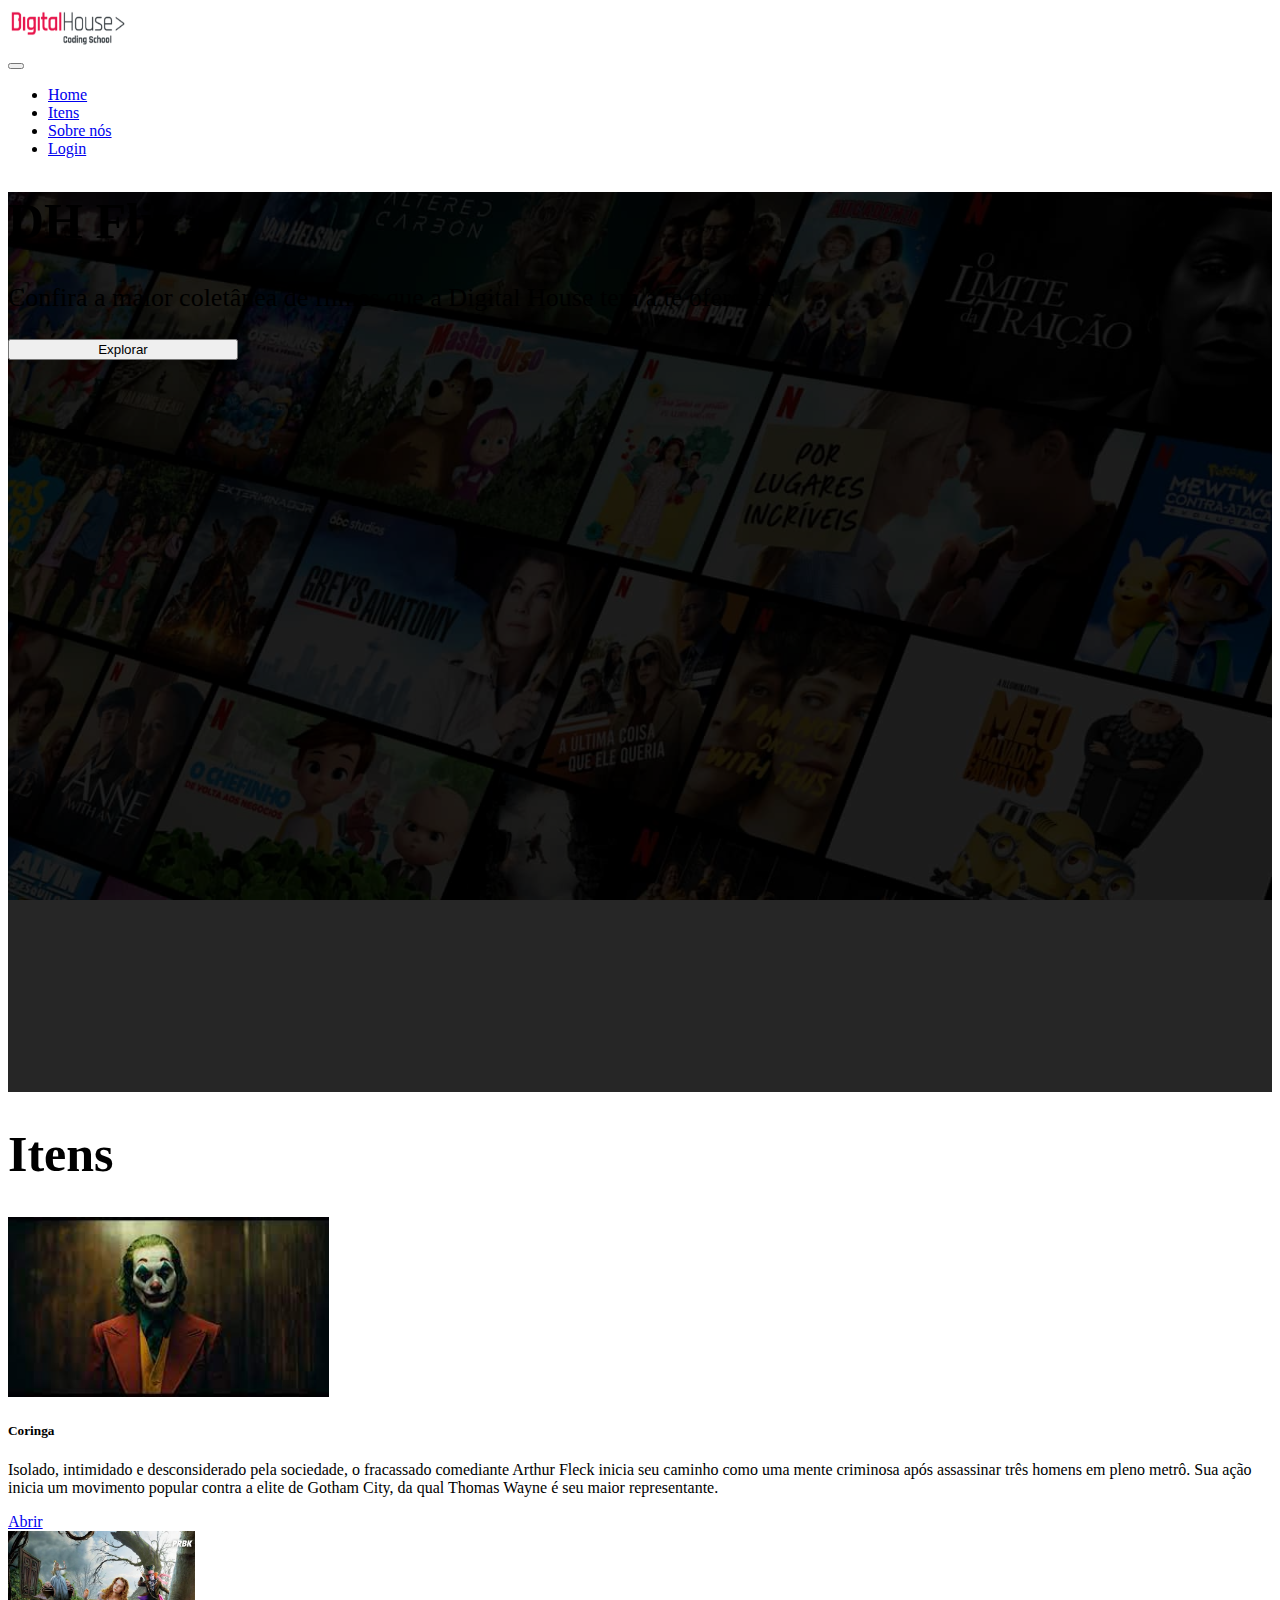
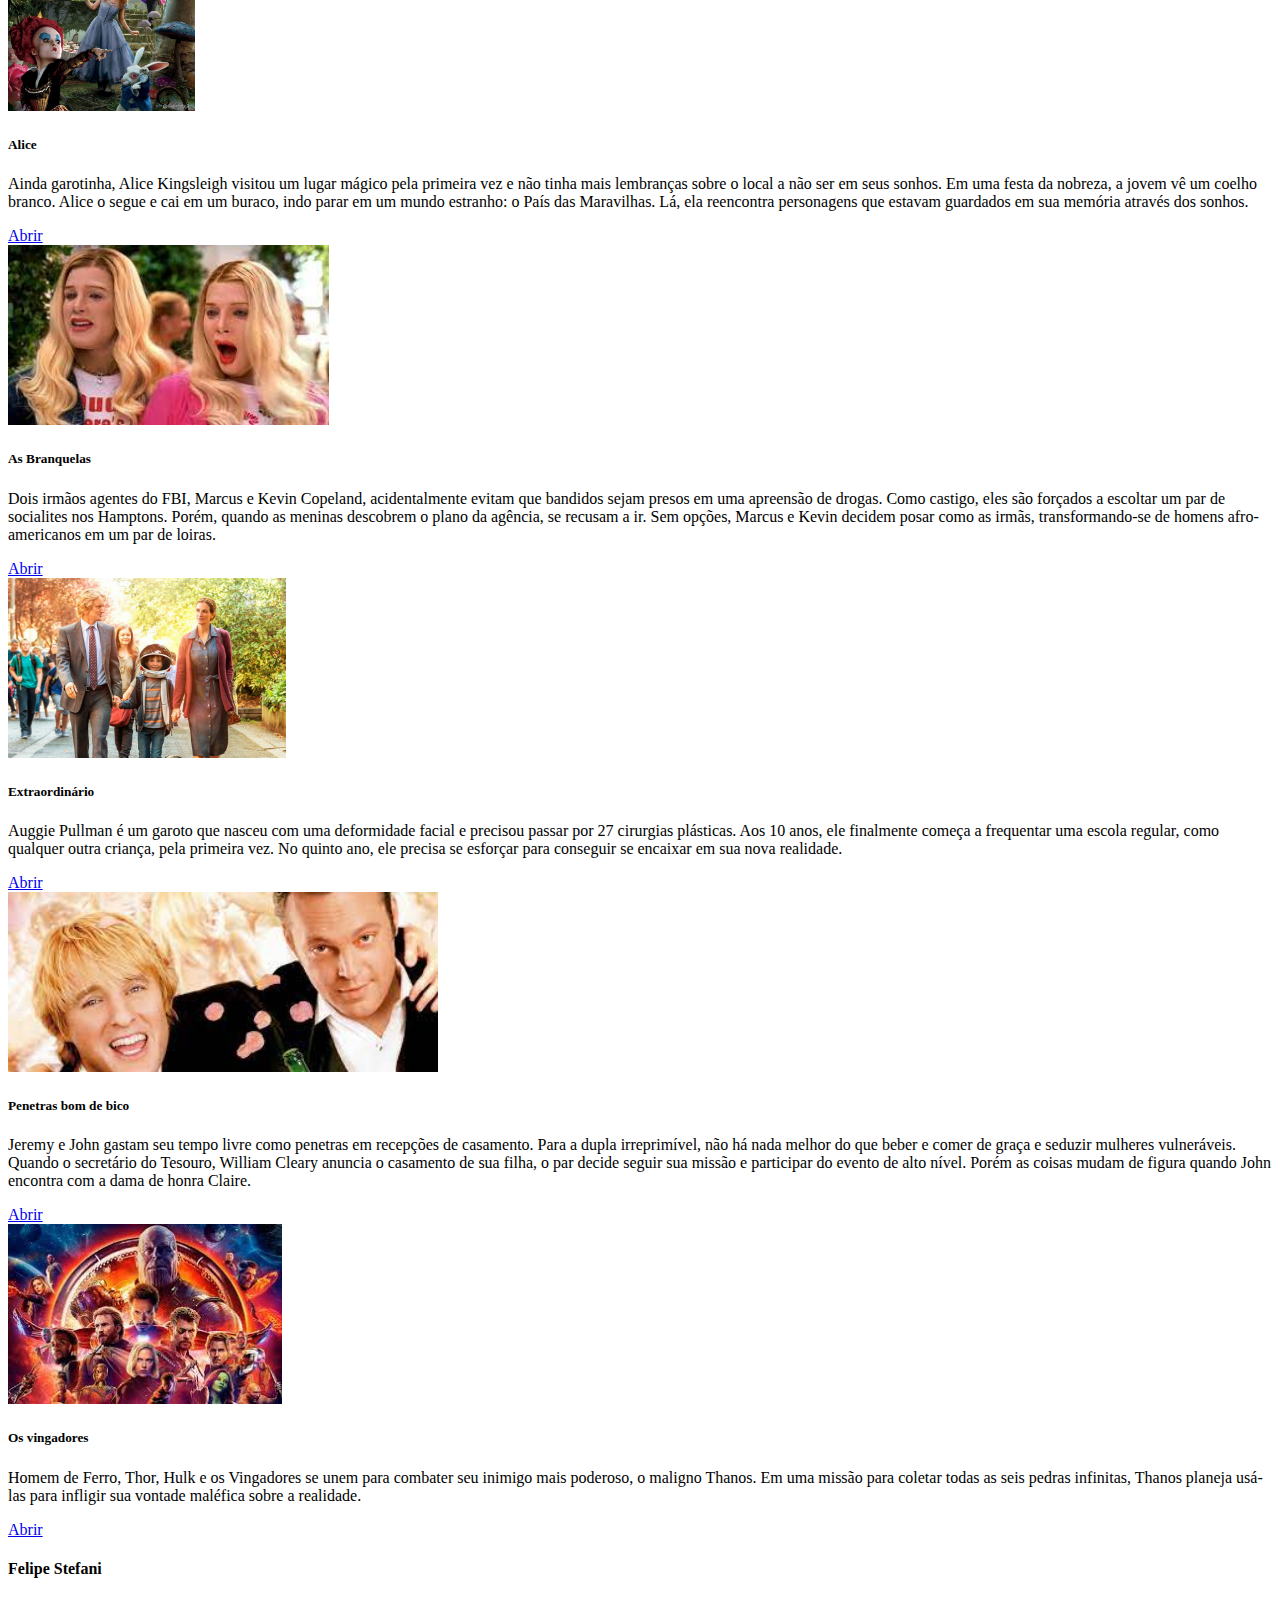
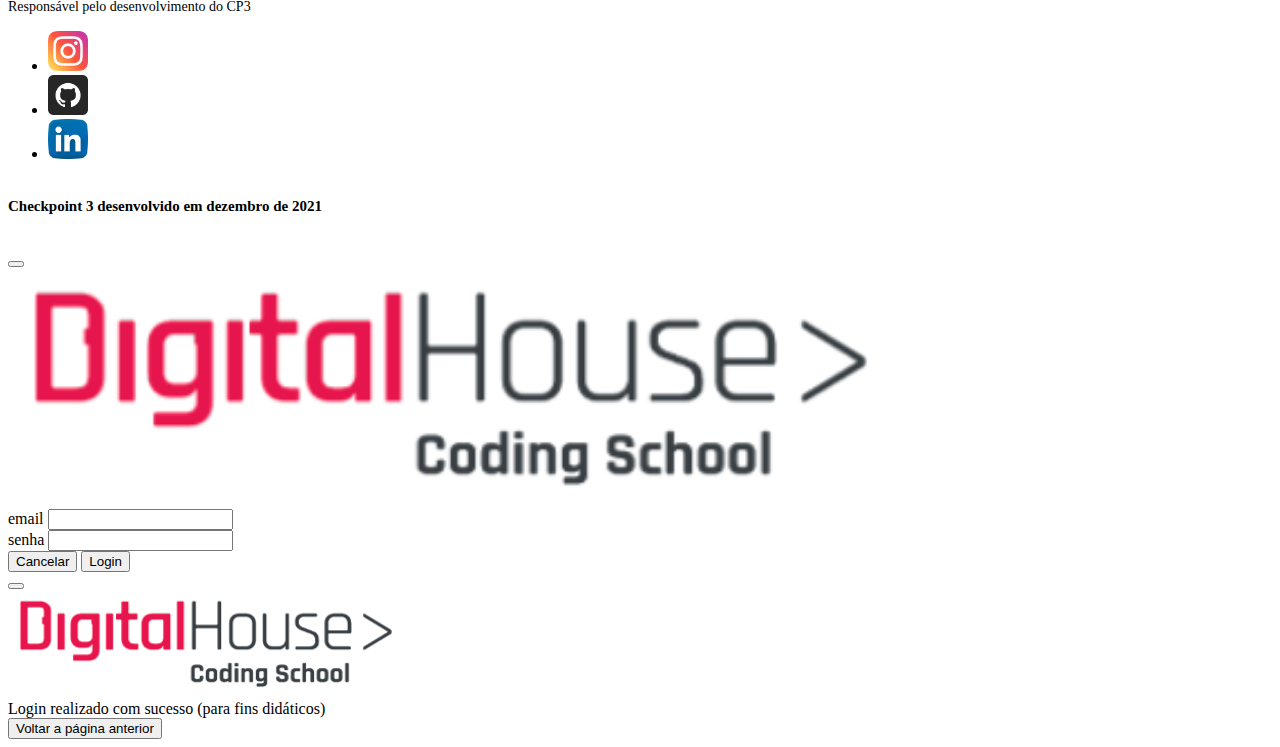
<file: index.html>
<!DOCTYPE html>
<html lang="en">
  <head>
    <!-- A tag abaixo redireciona para o checkpoint1 de Front End 1-->
    <!--meta http-equiv="refresh" content="0; url=https://felipestefani.github.io/CTD/Semestre%201/Front%20End%201/checkpoint1/felipeSite/"-->
    
    <!-- A tag abaixo redireciona para o checkpoint2 de Front End 1-->
    <!--meta http-equiv="refresh" content="0; url=https://felipestefani.github.io/CTD/Semestre%201/Front%20End%201/checkpoint2/leGastro/"-->
    
    <!-- A tag abaixo redireciona para o checkpoint3 de Front End 1-->
    <meta http-equiv="refresh" content="0; url=https://felipestefani.github.io/CTD/Semestre%201/Front%20End%201/checkpoint3/">
    
  </head>
  <body>
  </body>
</html>
</file>
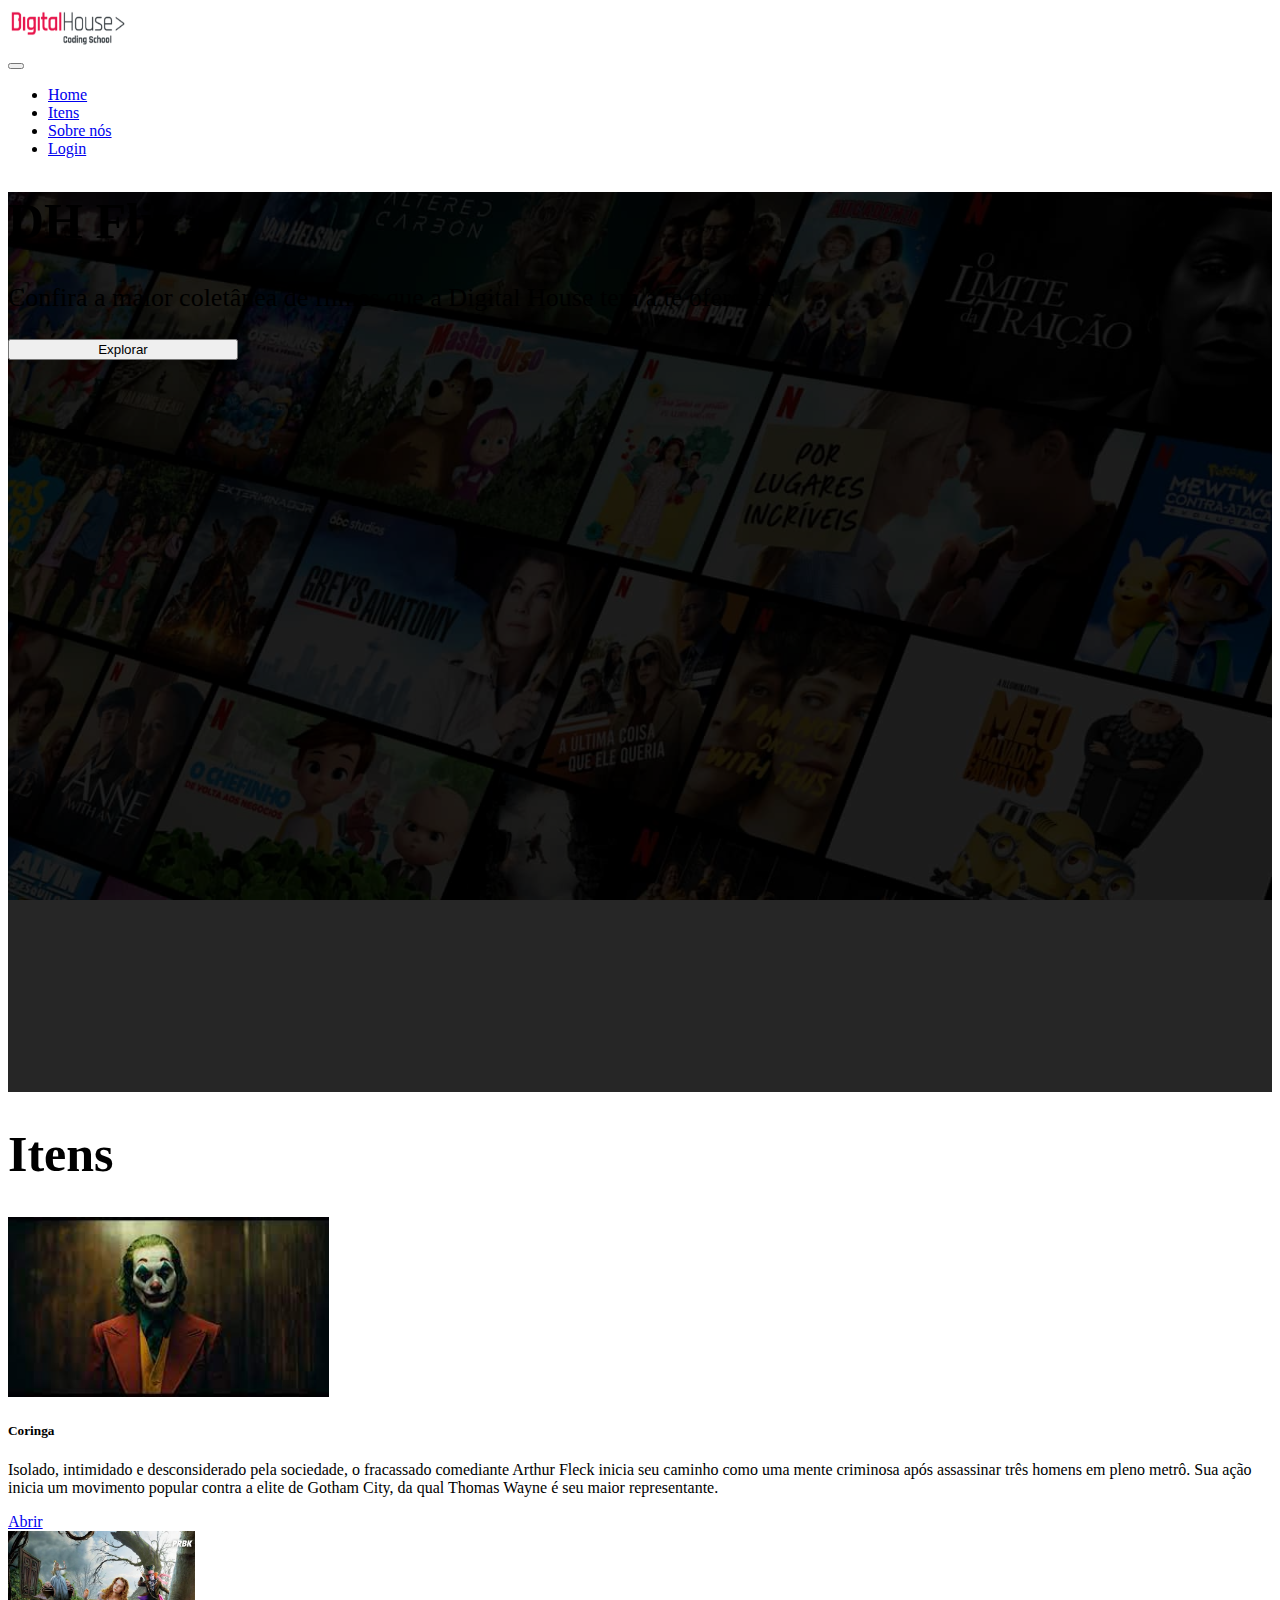
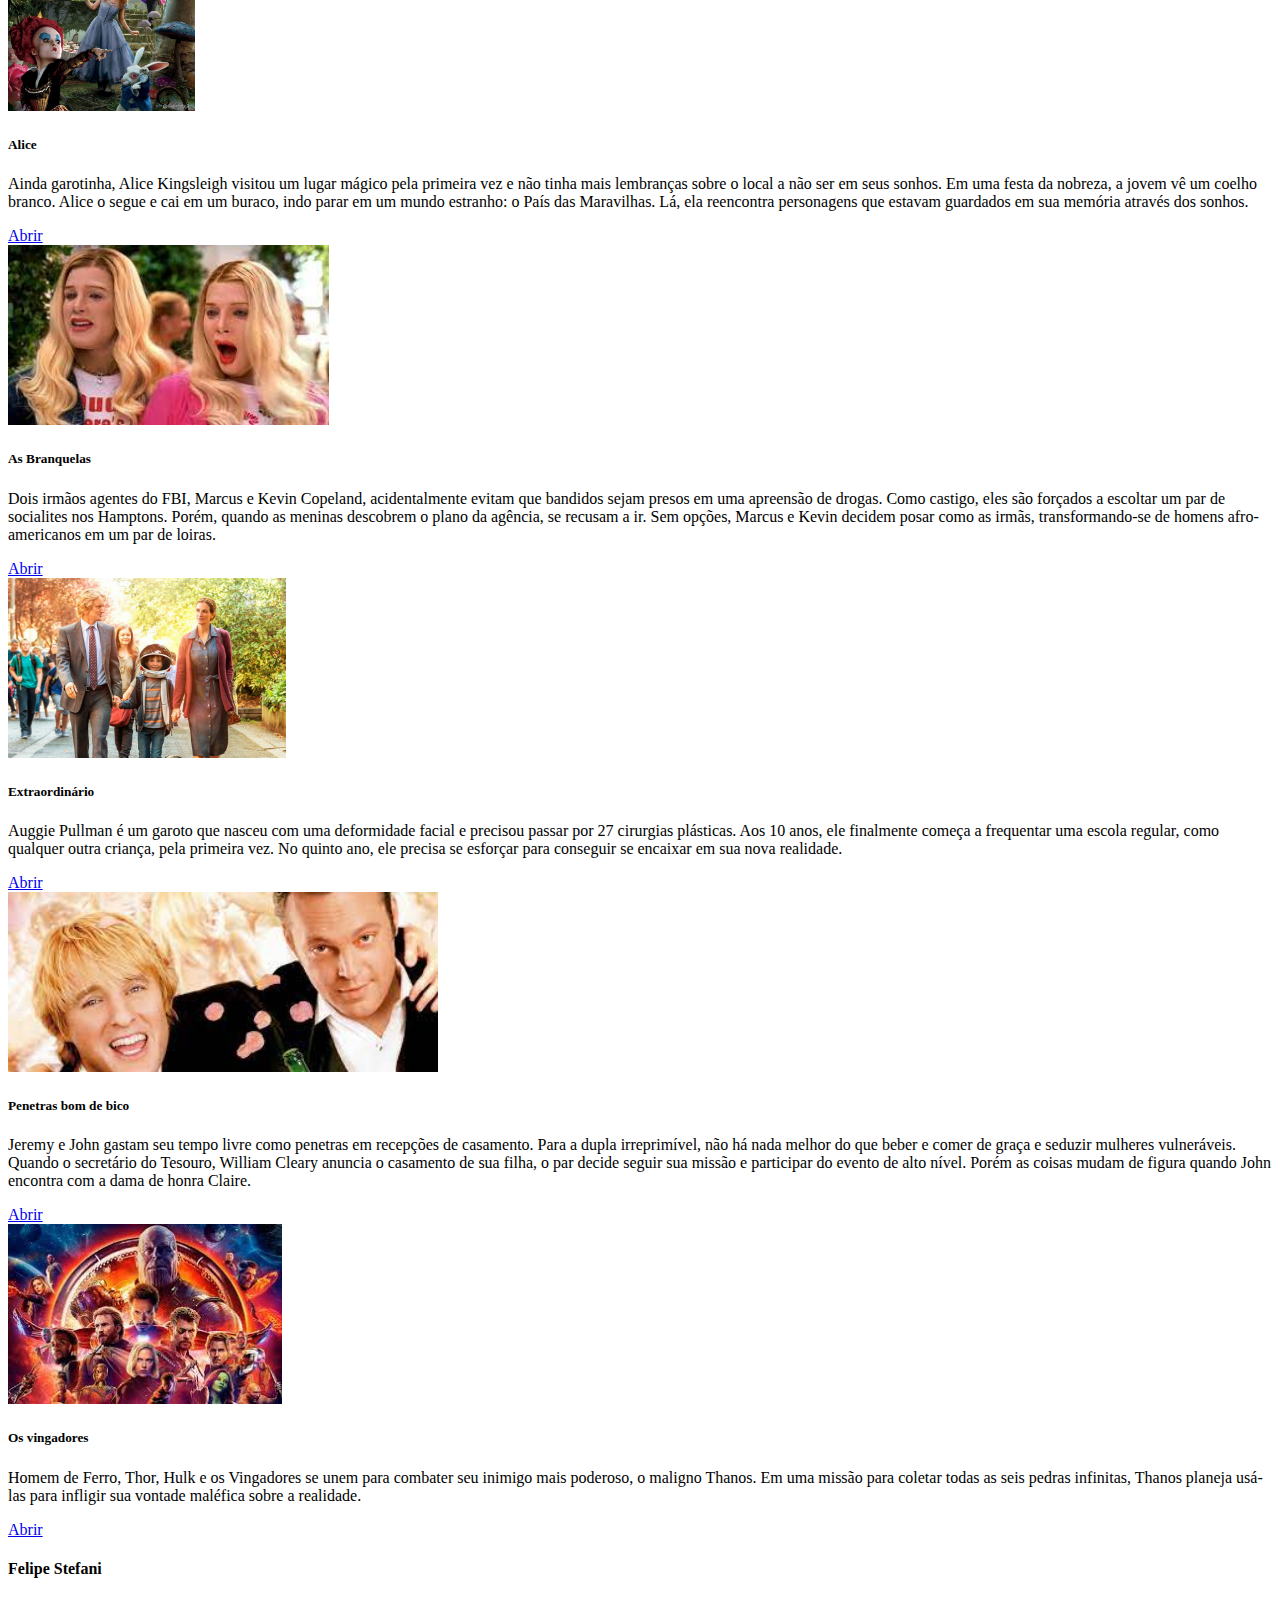
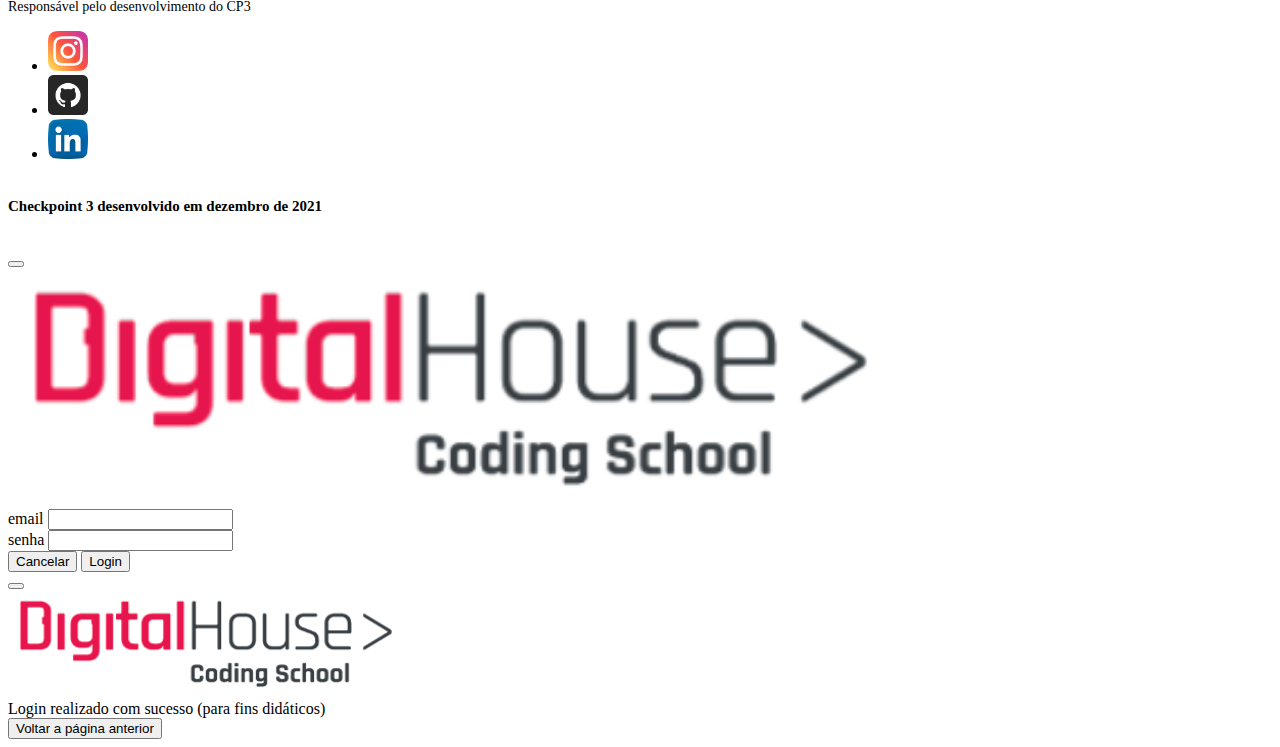
<file: Semestre 1/Front End 1/checkpoint3/index.html>
<!DOCTYPE html>
<html lang="pt-br">
<head>
    <meta charset="UTF-8">
    <meta http-equiv="X-UA-Compatible" content="IE=edge">
    <meta name="viewport" content="width=device-width, initial-scale=1.0">
    <title>DH Flix | Home</title>
    <link href="https://cdn.jsdelivr.net/npm/bootstrap@5.1.3/dist/css/bootstrap.min.css" rel="stylesheet" integrity="sha384-1BmE4kWBq78iYhFldvKuhfTAU6auU8tT94WrHftjDbrCEXSU1oBoqyl2QvZ6jIW3" crossorigin="anonymous">
</head>
<body style="min-width: 320px;">
    <header class="sticky sticky-top bg-white">
        <div class="px-3">
          <nav class="navbar navbar-expand-sm navbar-light bg-white" style="min-width: 250px;">
            <a class="navbar-brand" href="#"><img src="./image/logo.png" alt="Logotipo Digital House" width="120px" height="40px"></a>
            <div class="navbar-nav ms-auto">
              <button class="navbar-toggler" type="button" data-bs-toggle="collapse" data-bs-target="#navbarSupportedContent" aria-controls="navbarSupportedContent" aria-expanded="false" aria-label="Toggle navigation">
                <span class="navbar-toggler-icon"></span>
              </button>
              <div class="collapse navbar-collapse" id="navbarSupportedContent">
                <ul class="navbar-nav me-auto mb-2 mb-lg-0">
                  <li class="nav-item">
                    <a class="nav-link active" aria-current="page" href="#home">Home</a>
                  </li>
                  <li class="nav-item">
                    <a class="nav-link" href="#itens">Itens</a>
                  </li>
                  <li class="nav-item">
                    <a class="nav-link" href="#footer">Sobre nós</a>
                  </li>
                  <li class="nav-item">
                    <a class="nav-link" data-bs-toggle="modal" href="#modalLogin">Login</a>
                  </li>
                </ul>
              </div>
            </div>
          </nav>
        </div>
    </header>

    <main class="" id="home">
      <div class="bg-image" style="background-image: url('./image/fundo.jpeg'); height: 100vh; background-attachment: fixed; background-position: center; background-repeat: no-repeat; background-size: cover;">
        <div class="mask pb-5" style="background-color: rgba(0, 0, 0, 0.85); height: 100%;">
          <div class="container d-flex justify-content-center align-items-center" style="height: 100%;">
            <div>
              <h1 class="text-danger" style="font-size: 50px; font-weight: 700;">DH Flix</h1>
              <p class="text-white" style="font-size: 26px;">Confira a maior coletânea de filmes que a Digital House tem a te oferecer</p>
              <div class="d-flex justify-content-center align-items-center">
                <a href="#itens"><button type="button" class="btn btn-outline-success text-light lh-lg" style="width: 230px;">Explorar</button></a>
              </div>
            </div>
          </div>
        </div>
      </div>
    </main>

    <section class="d-flex flex-column align-items-center m-4">
      <h1 class="text-center mb-4" id="itens" style="font-size: 50px; font-weight: 700;">Itens</h1>
      
      <div class="row row-cols-1 row-cols-md-2 row-cols-lg-3 g-4 mx-sm-3 mx-md-4 mx-lg-5" style="max-width: 1270px;" id="coringa-info">
        <div class="col">
          <div class="card h-100 shadow mb-5">
            <img src="./image/coringa_card.jpeg" class="card-img-top rounded-3" alt="Personagem Coringa pensativo" style="height: 180px;">
            <div class="card-body d-flex flex-column align-items-center justify-content-between bg-light">
              <div class="texto">
                <h5 class="card-title">Coringa</h5>
                <p class="card-text">Isolado, intimidado e desconsiderado pela sociedade, o fracassado comediante Arthur Fleck inicia seu caminho como uma mente criminosa após assassinar três homens em pleno metrô. Sua ação inicia um movimento popular contra a elite de Gotham City, da qual Thomas Wayne é seu maior representante.</p>
              </div>
              <div class="botao container d-flex justify-content-center mt-5">
                <a href="./sub/coringa.html" class="btn btn-success border-0 rounded-5 p-2 lh-lg" style="width: 90%;">Abrir</a>
              </div>
            </div>
          </div>
        </div>

        <div class="col ">
          <div class="card h-100 shadow mb-5 w-100">
            <img src="./image/alice.jpeg" class="card-img-top" alt="Personagem do filme Alice reunidos" style="height: 180px;">
            <div class="card-body d-flex flex-column align-items-center justify-content-between bg-light">
              <div class="texto">
                <h5 class="card-title">Alice</h5>
                <p class="card-text">Ainda garotinha, Alice Kingsleigh visitou um lugar mágico pela primeira vez e não tinha mais lembranças sobre o local a não ser em seus sonhos. Em uma festa da nobreza, a jovem vê um coelho branco. Alice o segue e cai em um buraco, indo parar em um mundo estranho: o País das Maravilhas. Lá, ela reencontra personagens que estavam guardados em sua memória através dos sonhos.</p>
              </div>
              <div class="botao container d-flex justify-content-center mt-5">
                <a href="./sub/coringa.html" class="btn btn-success border-0 rounded-5 p-2 lh-lg" style="width: 90%;" >Abrir</a>
              </div>
            </div>
          </div>
        </div>

        <div class="col ">
          <div class="card h-100 shadow mb-2">
            <img src="./image/branquelas.jpeg" class="card-img-top" alt="Duas mulheres loiras, uma sorrindo e outra com cara de espanto" style="height: 180px;">
            <div class="card-body d-flex flex-column align-items-center justify-content-between bg-light">
              <div class="texto">
                <h5 class="card-title">As Branquelas</h5>
                <p class="card-text">Dois irmãos agentes do FBI, Marcus e Kevin Copeland, acidentalmente evitam que bandidos sejam presos em uma apreensão de drogas. Como castigo, eles são forçados a escoltar um par de socialites nos Hamptons. Porém, quando as meninas descobrem o plano da agência, se recusam a ir. Sem opções, Marcus e Kevin decidem posar como as irmãs, transformando-se de homens afro-americanos em um par de loiras.</p>
              </div>
              <div class="botao container d-flex justify-content-center mt-5">
                <a href="./sub/coringa.html" class="btn btn-success border-0 rounded-5 p-2 lh-lg" style="width: 90%;">Abrir</a>
              </div>
            </div>
          </div>
        </div>

        <div class="col">
          <div class="card h-100 shadow pb-2">
            <img src="./image/extraordinario.jpeg" class="card-img-top" alt="Uma família de mãos dadas, composta por uma mulher, uma criança e um homem" style="height: 180px;">
            <div class="card-body d-flex flex-column align-items-center justify-content-between bg-light">
              <div class="texto">
                <h5 class="card-title">Extraordinário</h5>
                <p class="card-text">Auggie Pullman é um garoto que nasceu com uma deformidade facial e precisou passar por 27 cirurgias plásticas. Aos 10 anos, ele finalmente começa a frequentar uma escola regular, como qualquer outra criança, pela primeira vez. No quinto ano, ele precisa se esforçar para conseguir se encaixar em sua nova realidade.</p>
              </div>
              <div class="botao container d-flex justify-content-center mt-5">
                <a href="./sub/coringa.html" class="btn btn-success border-0 rounded-5 p-2 lh-lg" style="width: 90%;">Abrir</a>
              </div>
            </div>
          </div>
        </div>

        <div class="col">
          <div class="card h-100 shadow pb-2">
            <img src="./image/penetras.jpeg" class="card-img-top" alt="Dois homens abraçados lateralmente olhando para frente e sorrindo" style="height: 180px;">
            <div class="card-body d-flex flex-column align-items-center justify-content-between bg-light">
              <div class="texto">
                <h5 class="card-title">Penetras bom de bico</h5>
                <p class="card-text">Jeremy e John gastam seu tempo livre como penetras em recepções de casamento. Para a dupla irreprimível, não há nada melhor do que beber e comer de graça e seduzir mulheres vulneráveis. Quando o secretário do Tesouro, William Cleary anuncia o casamento de sua filha, o par decide seguir sua missão e participar do evento de alto nível. Porém as coisas mudam de figura quando John encontra com a dama de honra Claire.</p>
              </div>
              <div class="botao container d-flex justify-content-center mt-5">
                <a href="./sub/coringa.html" class="btn btn-success border-0 rounded-5 p-2 lh-lg" style="width: 90%;">Abrir</a>
              </div>
              </div>
          </div>
        </div>

        <div class="col">
          <div class="card h-100 shadow pb-2">
            <img src="./image/vingadores.jpeg" class="card-img-top" alt="Persoangens do filme Vingadores" style="height: 180px;">
            <div class="card-body d-flex flex-column align-items-center justify-content-between bg-light">
              <div class="texto">
                <h5 class="card-title">Os vingadores</h5>
                <p class="card-text">Homem de Ferro, Thor, Hulk e os Vingadores se unem para combater seu inimigo mais poderoso, o maligno Thanos. Em uma missão para coletar todas as seis pedras infinitas, Thanos planeja usá-las para infligir sua vontade maléfica sobre a realidade.</p>
              </div>
              <div class="botao container d-flex justify-content-center mt-5">
                <a href="./sub/coringa.html" class="btn btn-success border-0 rounded-5 p-2 lh-lg" style="width: 90%;">Abrir</a>
              </div>
            </div>
          </div>
        </div>

      </div>
    </section>

    <footer class="d-flex justify-content-center" id="footer">
      <div class="bg-dark w-100 pt-4">
        <div class="d-flex flex-column justify-content-center pt-5 ps-2" >
          <h4 class="text-white mb-2 text-center" style="--bs-text-opacity: 0.8;">Felipe Stefani</h4>
          <p class="text-secondary mb-3 mt-2 text-center" style="font-size: 14px;">Responsável pelo desenvolvimento do CP3</p>
          <div>
            <ul class="d-flex justify-content-center align-items-center">
              <li class="me-4 me-xs-1-"><a href="https://www.instagram.com/felipestefani/" target="_blank"><img src="./image/instagram.png" alt="Logo instagram" style="width: 40px; height: 40px;"></a></li>
              <li class="me-4 me-xs-1"><a href="https://github.com/felipestefani" target="_blank"><img src="./image/github.png" alt="Logo github" style="width: 40px; height: 40px;"></a></li>
              <li class="me-4 me-xs-1"><a href="https://www.linkedin.com/in/felipe-stefani-a35185116/" target="_blank"><img src="./image/linkedin.png" alt="Logo linkedin" style="width: 40px; height: 40px;"></a></li>
            </ul>
          </div>
          <h6 class="text-secondary mt-3 mb-5 pb-3 text-center" style="font-size: 15px;">Checkpoint 3 desenvolvido em dezembro de 2021</h6>
        </div>
      </div>
    </footer>

    <div class="modal fade" id="modalLogin" aria-hidden="true" aria-labelledby="exampleModalToggleLabel" tabindex="-1">
      <div class="modal-dialog modal-dialog-centered">
        <div class="modal-content">
          <div class="d-flex align-items-end justify-content-end">
            <button type="button" class="btn-close mt-3 me-3" data-bs-dismiss="modal" aria-label="Close"></button>
          </div>
          <div class=" container modal-header d-flex justify-content-center align-items-center">
            <div class="d-flex justify-content-center align-items-center">
              <img src="./image/logo.png" style="width: 70%;justify-self: center;" alt="logo digital house">
            </div>
            
          </div>
          <div class="modal-body">
            <form>
              <div class="mb-3">
                <label for="email" class="col-form-label">email</label>
                <input type="email" class="form-control" id="email">
              </div>
              <div class="mb-3">
                <label for="senha" class="col-form-label">senha</label>
                <input type="senha" class="form-control" id="senha">
              </div>
            </form>
          </div>
          <div class="modal-footer">
            <button class="btn btn-secondary" data-bs-dismiss="modal" aria-label="Close">Cancelar</button>
            <button class="btn btn-primary" data-bs-target="#confirm" data-bs-toggle="modal">Login</button>
          </div>
        </div>
      </div>
    </div>
    <div class="modal fade" id="confirm" aria-hidden="true" aria-labelledby="exampleModalToggleLabel2" tabindex="-1">
      <div class="modal-dialog modal-dialog-centered">
        <div class="modal-content">
          <div class="d-flex align-items-end justify-content-end">
            <button type="button" class="btn-close mt-3 me-3" data-bs-dismiss="modal" aria-label="Close"></button>
          </div>
          <div class=" container modal-header d-flex justify-content-center">
            <div>
              <img class="" src="./image/logo.png" alt="logo digital house">
            </div>
          </div>
          <div class="modal-body text-center">
            Login realizado com sucesso (para fins didáticos)
          </div>
          <div class="modal-footer">
            <button class="btn btn-primary" data-bs-target="#modalLogin" data-bs-toggle="modal">Voltar a página anterior</button>
          </div>
        </div>
      </div>
    </div>

    <script src="https://cdn.jsdelivr.net/npm/bootstrap@5.1.3/dist/js/bootstrap.bundle.min.js" integrity="sha384-ka7Sk0Gln4gmtz2MlQnikT1wXgYsOg+OMhuP+IlRH9sENBO0LRn5q+8nbTov4+1p" crossorigin="anonymous"></script>
</body>
</html>
</file>
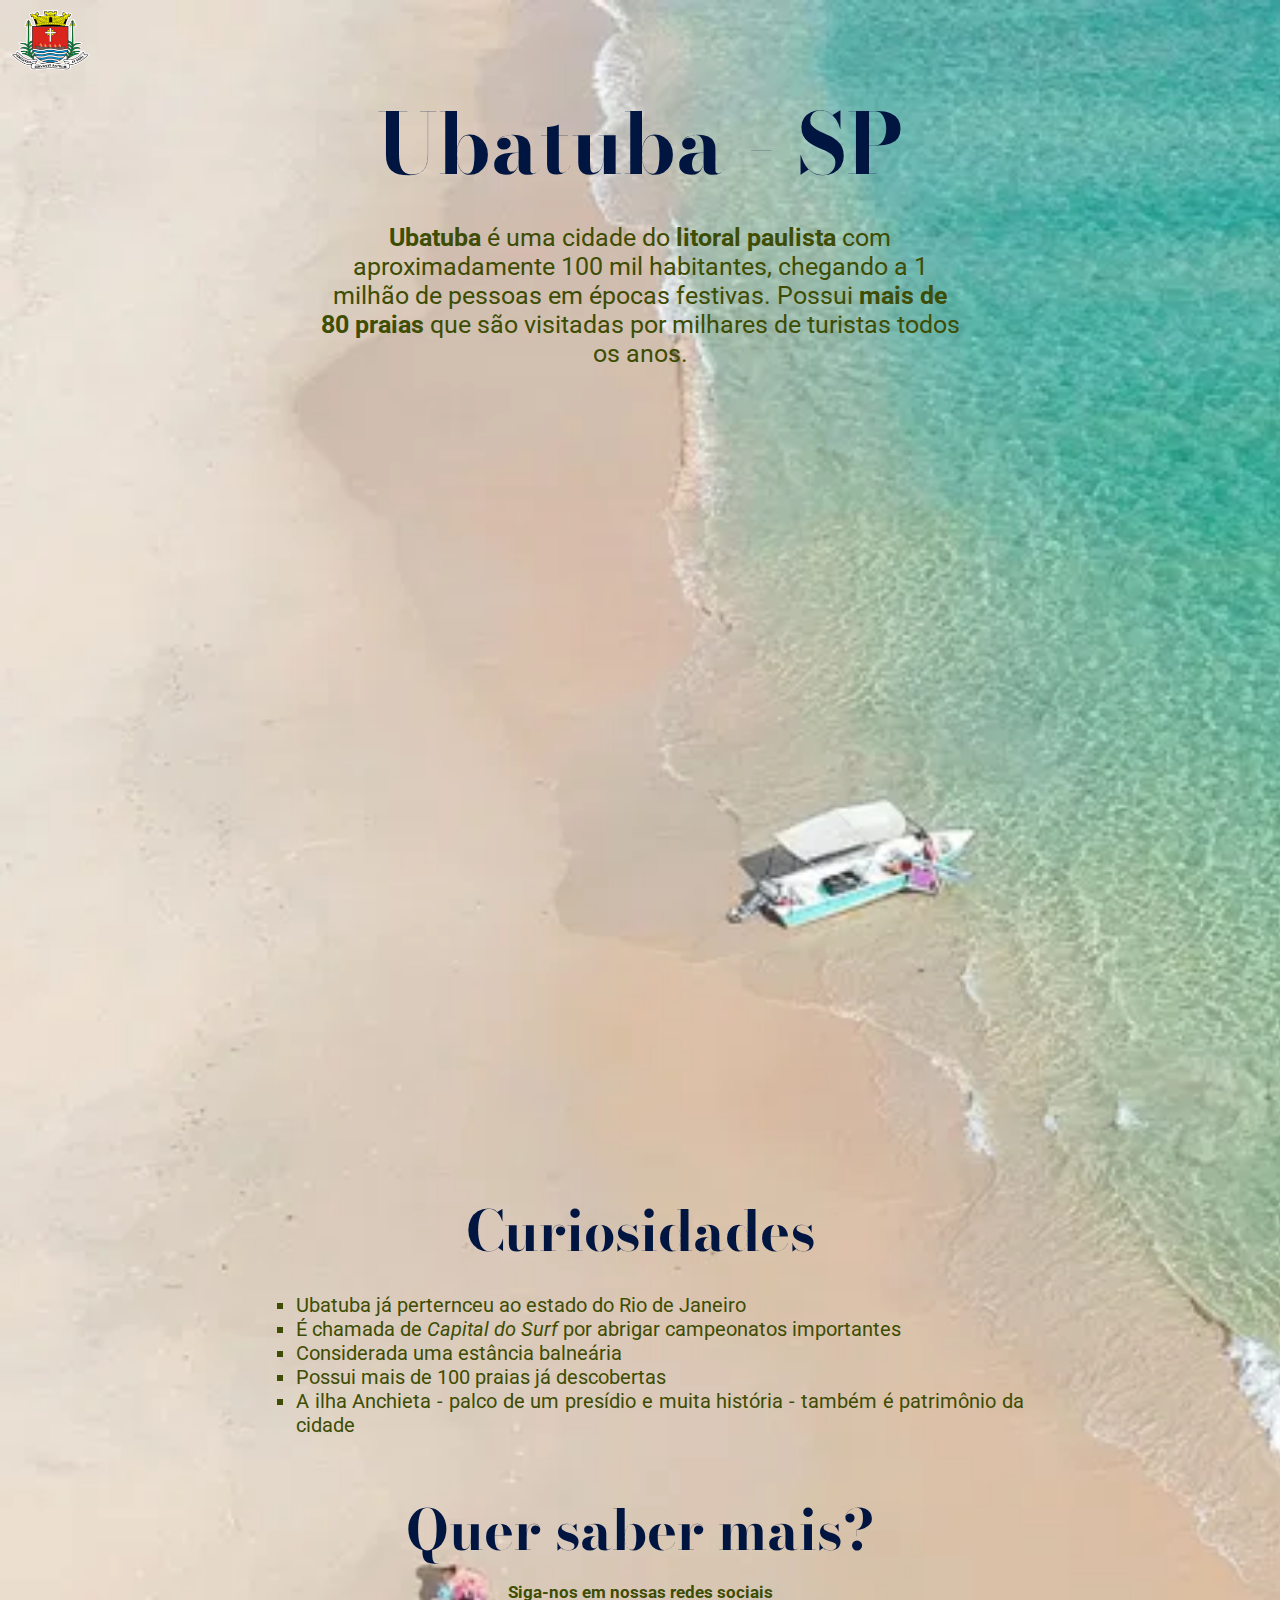
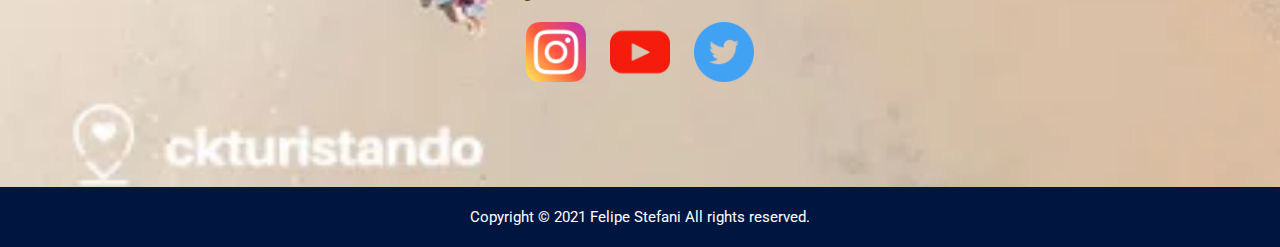
<file: Semestre 1/Front End 1/checkpoint1/felipeSite/index.html>
<!DOCTYPE html>
<html lang="en">
<head>
    <meta charset="UTF-8">
    <title>Ubatuba</title>
    <link rel="icon" href="./img/favicon.ico">
    <link rel="stylesheet" href="./css/style.css">
</head>
<body>
    <nav>
        <div class="logo-cidade">
            <img class="brasao" src="./img/brasao.png" alt="Brasão de Ubatuba">
        </div>
    </nav>
    
    <header>
        <h1 class="titulo-pagina">Ubatuba - SP</h1>
    </header>
    
    <main> 
        <p class="texto-principal">
            <strong>Ubatuba</strong> é uma cidade do <strong>litoral paulista</strong> com aproximadamente 100 mil habitantes, chegando a 1 milhão de pessoas em épocas festivas. Possui <strong>mais de 80 praias</strong>  que são 
            visitadas por milhares de turistas todos os anos.
        </p>        
    </main>

    <div class="video">
        <iframe class="video-ubatuba" src="https://www.youtube.com/embed/T2oI_j3a-dU" title="Video das melhores praias de ubatuba em quatro dias" allowfullscreen></iframe>
    </div>

    <h2 class="curiosidades">Curiosidades</h2>
    
    <ul class="lista-curiosidades">
        <li class="curiosidade" id="curiosidade-1">Ubatuba já perternceu ao estado do Rio de Janeiro</li>
        <li class="curiosidade" id="curiosidade-2">É chamada de <i>Capital do Surf</i> por abrigar campeonatos importantes</li>
        <li class="curiosidade" id="curiosidade-3">Considerada uma estância balneária</li>
        <li class="curiosidade" id="curiosidade-4">Possui mais de 100 praias já descobertas</li>
        <li class="curiosidade" id="curiosidade-5">A ilha Anchieta - palco  de um presídio e muita história - também é patrimônio da cidade</li>
    </ul>

    <h2 class="saiba-mais">Quer saber mais?</h2>
    
    <p class="texto">Siga-nos em nossas redes sociais</p>

    <div class="logos">
        <ul class="logo-redes">
            <li class="logo-rede"><a href="https://www.instagram.com/ubatubadivulga/" target="_blank"><img class="logo" id="instagram-logo" src="./img/instagram.png" alt="Logotipo do instagram"></a></li>
            <li class="logo-rede"><a href="https://www.youtube.com/channel/UC5BoW0EHss5TjKjPzVw1PgA" target="_blank"><img class="logo" id="youtube-logo" src="./img/youtube.png" alt="Logotipo do youtube"></a></li>
            <li class="logo-rede"><a href="https://twitter.com/ubatuba_sp" target="_blank"><img class="logo" id="twitter-logo" src="./img/twitter.png" alt="Logotipo do twitter"></a></li>
        </ul>
    </div>
    

    <footer>
        <div class="copy"> 
            <p class="copyp">Copyright © 2021 Felipe Stefani All rights reserved.</p> 
        </div>
    </footer>

</body>
</html>
</file>
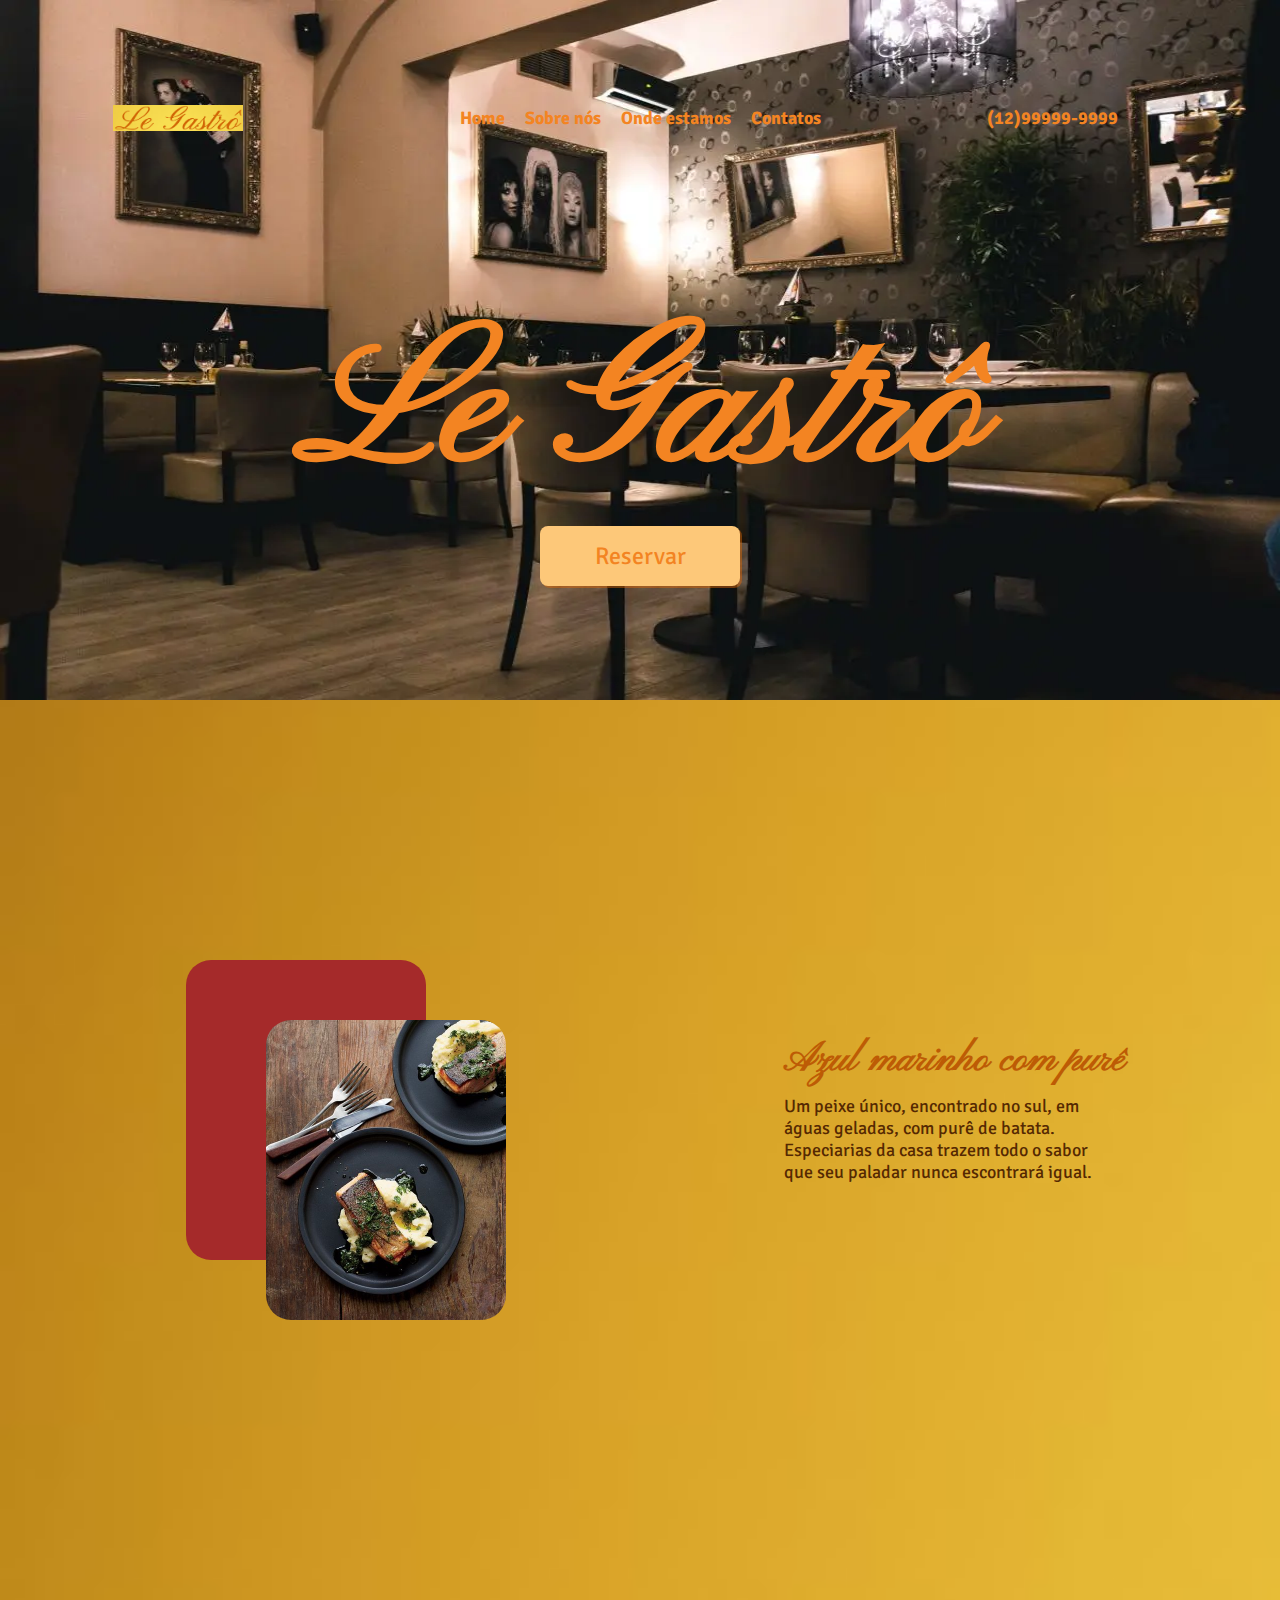
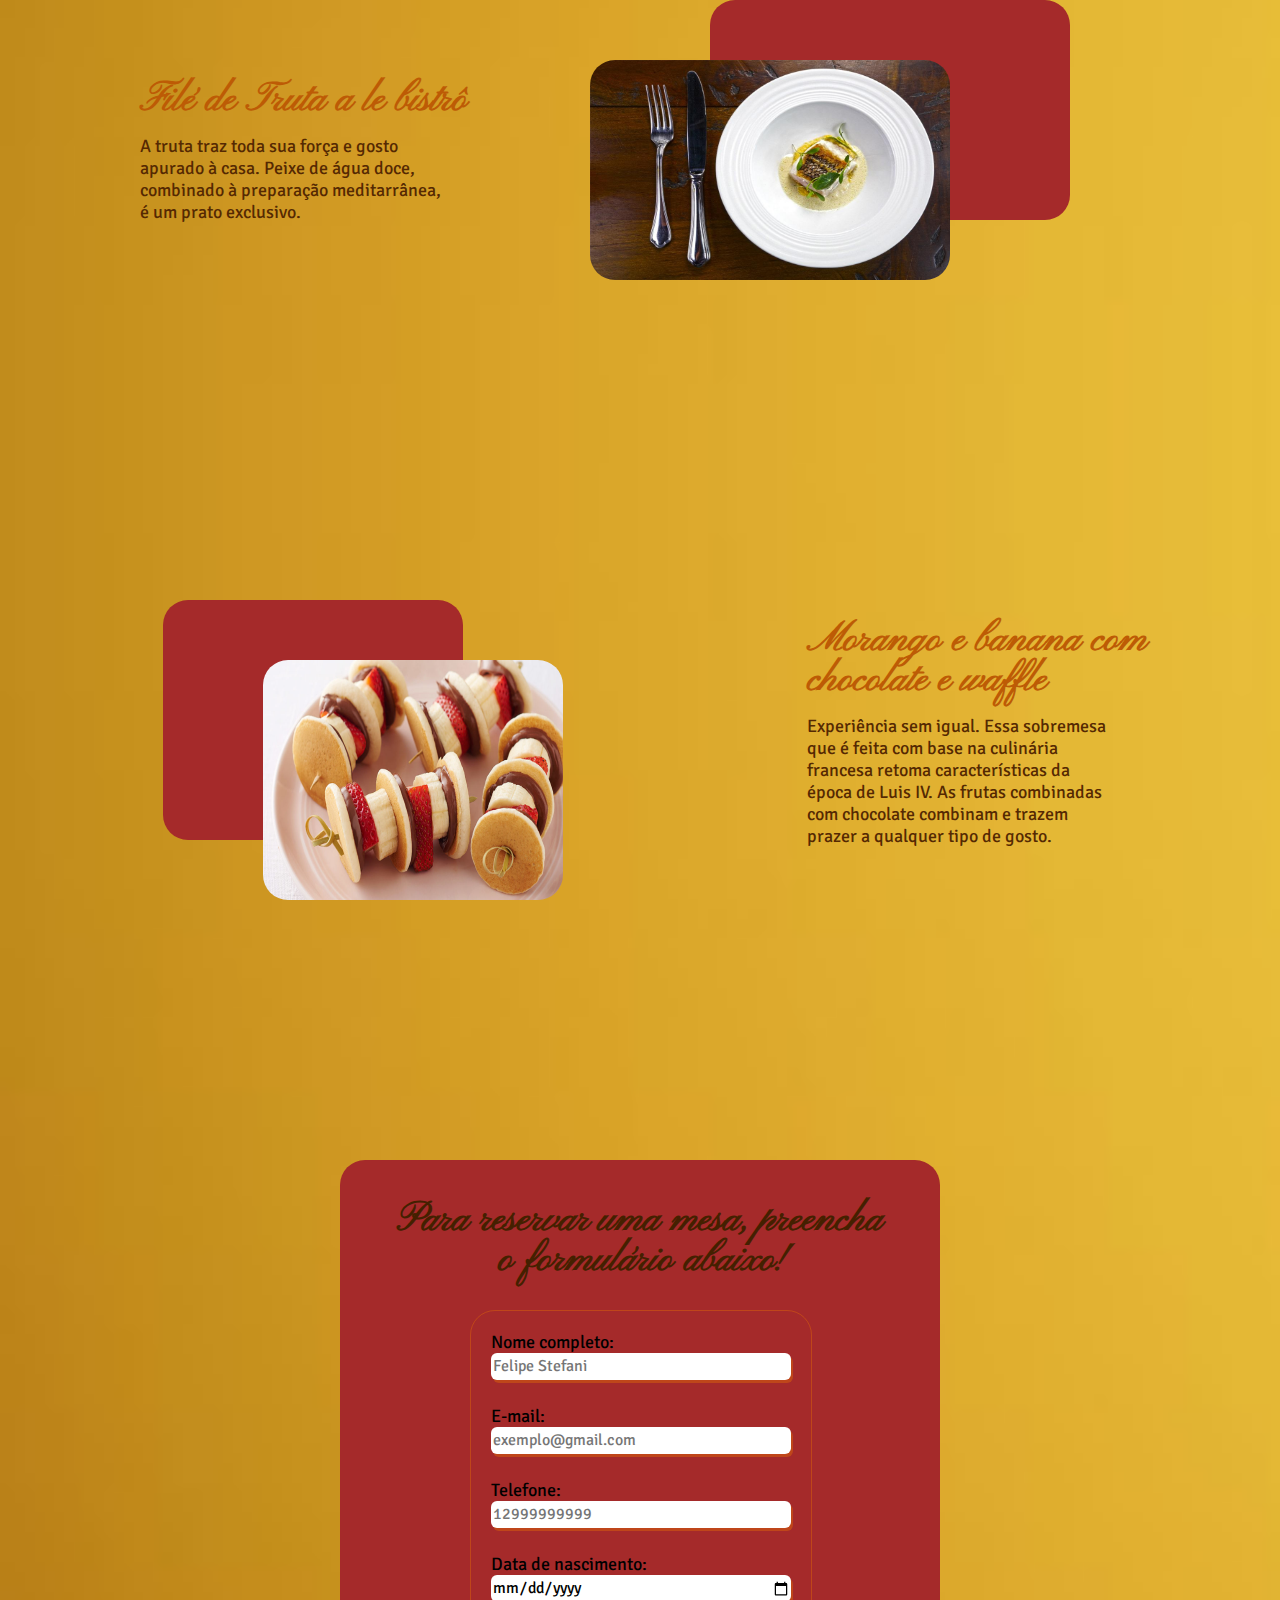
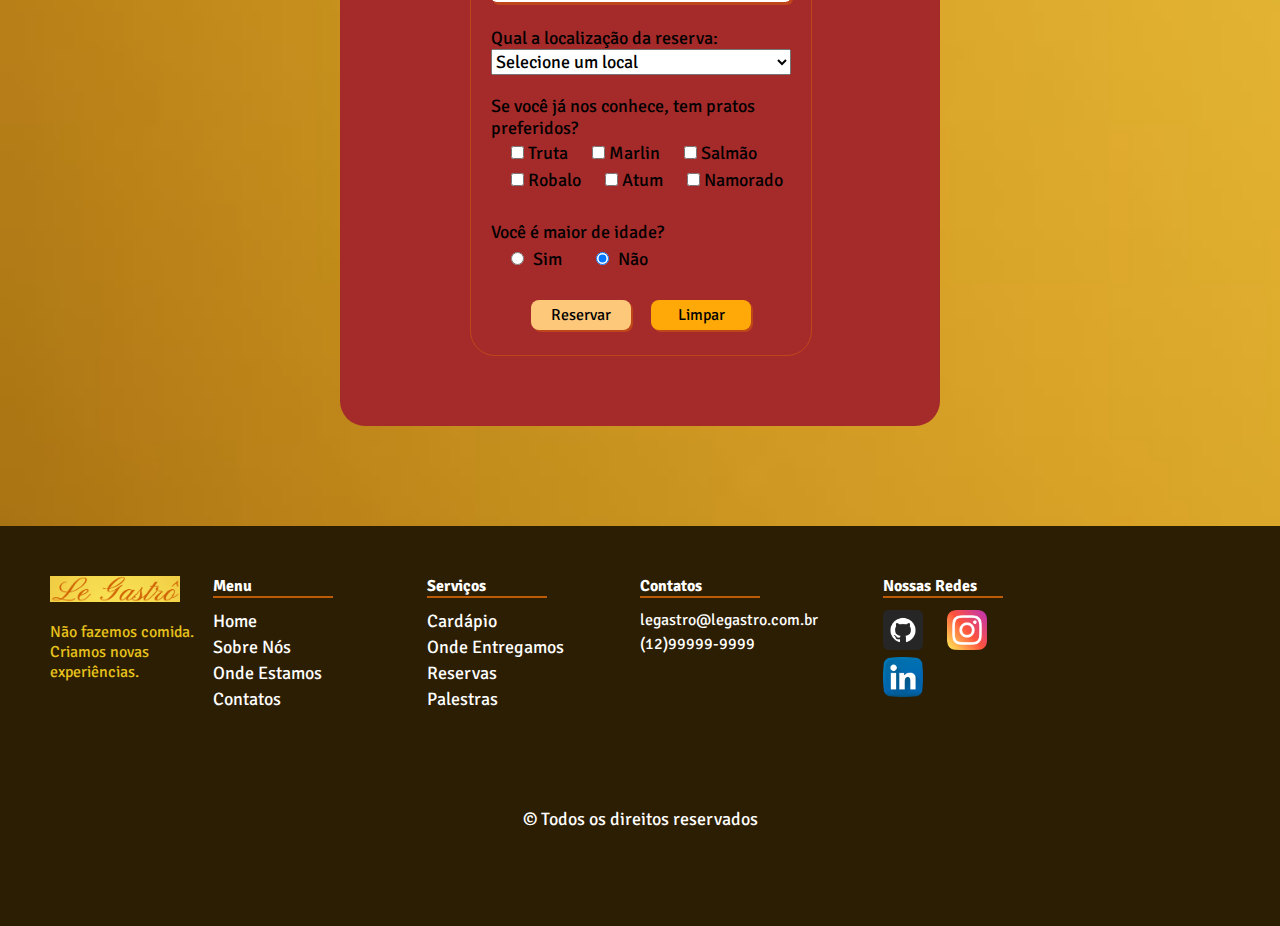
<file: Semestre 1/Front End 1/checkpoint2/leGastro/index.html>
<!DOCTYPE html>
<html lang="en">
<head>
    <meta charset="UTF-8">
    <title>Le Gastrô</title>
    <link rel="stylesheet" href="./css/style.css">
</head>
<body>

    <header>
        <nav>
            <a class="logo" href="#"><img class="img-logo" src="./img/logo.png" alt="Logotipo do restaurante le gastrô"></a>
            <ul class="menu">
                <li><a href="#">Home</a></li>
                <li><a href="#">Sobre nós</a></li>
                <li><a href="#">Onde estamos</a></li>
                <li><a href="#">Contatos</a></li>
            </ul>
            <a class="telefone" href="#"><p class="telefone">(12)99999-9999</p></a>
        </nav>
        <h1>Le Gastrô</h1>
        <div class="reservar-header reservar">
            <a href="#formulario"><button class="botao-reservar botao-reservar-header" type="submit" name="reservar">Reservar</button></a>
        </div>
    </header>

    <main>
        <div class="secao secao-1">
            <div class="quadrado1"></div>
            <img class="comida1" src="img/comida1.jpeg" alt="Um prato preto redondo com peixe frito e purê de batata">
            <div class="esquerda">
                <h2 class="titulo-comida">Azul marinho com purê</h2>
                <p>Um peixe único, encontrado no sul, em águas geladas, com purê de batata. Especiarias da casa trazem todo o sabor que seu paladar nunca escontrará igual.</p>
            </div>
        </div>
        <div class="secao secao-2">
            <div class="quadrado2"></div>
            <img src="img/comida2.jpeg" alt="" class="comida2">
            <div class="direita">
                <h2 class="titulo-comida">Filé de Truta a le bistrô</h2>
                <p>A truta traz toda sua força e gosto apurado à casa. Peixe de água doce, combinado à preparação meditarrânea, é um prato exclusivo.</p>
            </div>
        </div>
        <div class="secao secao-3">
            <div class="quadrado3"></div>
            <img src="img/sobremesa.jpeg" alt="" class="sobremesa">
            <div class="esquerda tc3">
                <h2 class="titulo-comida">Morango e banana com chocolate e waffle</h2>
                <p>Experiência sem igual. Essa sobremesa que é feita com base na culinária francesa retoma características da época de Luis IV. As frutas combinadas com chocolate
                    combinam e trazem prazer a qualquer tipo de gosto.
                </p>
            </div>
        </div>

        <div class="formulario" id="formulario">
            <h2 class="form-title">Para reservar uma mesa, preencha o formulário abaixo!</h2>
            <form class="form" action="#" method="POST">
                <fieldset>
                    <div class="nome form-field">
                        <label for="nome">Nome completo:</label>
                        <input class="non-radio" type="text" id="nome" name="nome" placeholder="Felipe Stefani" oninvalid="this.setCustomValidity('Você deve inserir seu nome completo')" onvalid="this.setCustomValidity('')" required>
                    </div>
                    <div class="email form-field">
                        <label for="email">E-mail:</label>
                        <input class="non-radio" type="email" id="email" name="email" placeholder="exemplo@gmail.com" oninvalid="this.setCustomValidity('Você deve inserir seu email')" onvalid="this.setCustomValidity('')" required>
                    </div>
                    <div class="tel form-field">
                        <label for="telefone">Telefone:</label>
                        <input  class="non-radio"type="text" id="telefone" name="telefone" placeholder="12999999999" oninvalid="this.setCustomValidity('Insira um número telefone - apenas números, com ddd')" onvalid="this.setCustomValidity('')" required pattern="[0-9]+$>
                    </div>
                    <div class="data-nascimento form-field">
                        <label for="data-nascimento">Data de nascimento:</label>
                        <input class="non-radio" type="date" id="data-nascimento" name="data-nascimento" required>
                    </div>
                    <div class="selecione form-field">
                        <label for="restaurante">Qual a localização da reserva:</label>
                        <select name="restaurante" id="restaurante" required>
                            <option value="#" disabled selected>Selecione um local</option>
                            <option value="norte">Le Gastrô Norte</option>
                            <option value="sul">Le Gastrô Sul</option>
                            <option value="leste">Le Gastrô Leste</option>
                            <option value="oeste">Le Gastrô Oeste</option>
                        </select>
                    </div>
                    <div class="checkbox form-field">
                        <p id="pesquisa">Se você já nos conhece, tem pratos preferidos?</p>
                        <div class="pesquisa-preferencia">
                            <input class="check-button" type="checkbox" id="truta" name="preferencia">
                            <label class="check-label" for="truta">Truta</label>
                            <input class="check-button" type="checkbox" id="marlin" name="preferencia">
                            <label class="check-label" for="marlin">Marlin</label>
                            <input class="check-button" type="checkbox" id="salmao" name="preferencia">
                            <label class="check-label" for="salmao">Salmão</label>
                            <input class="check-button" type="checkbox" id="robalo" name="preferencia">
                            <label class="check-label" for="robalo">Robalo</label>
                            <input class="check-button" type="checkbox" id="atum" name="preferencia">
                            <label class="check-label" for="atum">Atum</label>
                            <input class="check-button" type="checkbox" id="namorado" name="preferencia">
                            <label class="check-label" for="namorado">Namorado</label>
                        </div>
                    </div>
                    <div class="maioridade form-field">
                        <p id="maior-de-idade">Você é maior de idade?</p>
                        <div class="maioridade">
                            <input class="radio-button" type="radio" id="maior" name="maioridade" value="y">
                            <label class="radio-label" for="maior">Sim</label>
                            <input class="radio-button" type="radio" id="menor" name="maioridade" value="n" checked>
                            <label class="radio-label" for="menor">Não</label>
                        </div>
                    </div>
                    <div class="botoes">
                        <div class="reservar">
                            <button class="botao-reservar" type="submit" name="reservar">Reservar</button>
                        </div>
                        <div class="resetar">
                            <input class="botao-reset" type="reset" name="resetar" value="Limpar"></button>
                        </div>
                    </div>
                    
                </fieldset>
                
            </form>
        </div>
    </main>

    <footer>
        <div class="logo-descricao">
            <a class="logo-rodape" href="#"><img class="img-logo-rodape" src="./img/logo.png" alt="Logotipo do restaurante le gastrô"></a>
            <p class="texto-descricao">Não fazemos comida. Criamos novas experiências.</p>
        </div>
        <div class="menu-rodape">
            <h4 class="titulo-menu-rodape">Menu</h4>
            <ul class="lista-menu-rodape lista-rodape">
                <li class="li-rodape"><a class="item-rodape" href="#">Home</a></li>
                <li class="li-rodape"><a class="item-rodape" href="#">Sobre Nós</a></li>
                <li class="li-rodape"><a class="item-rodape" href="#">Onde Estamos</a></li>
                <li class="li-rodape"><a class="item-rodape" href="#">Contatos</a></li>
            </ul>
        </div>
        <div class="servicos-rodape">
            <h4 class="titulo-servicos-rodape">Serviços</h4>
            <ul class="lista-servicos-rodape lista-rodape">
                <li class="li-rodape"><a class="item-rodape" href="#">Cardápio</a></li>
                <li class="li-rodape"><a class="item-rodape" href="#">Onde Entregamos</a></li>
                <li class="li-rodape"><a class="item-rodape" href="#">Reservas</a></li>
                <li class="li-rodape"><a class="item-rodape" href="#">Palestras</a></li>
            </ul>
        </div>
        <div class="contatos-rodape">
            <h4 class="titulo-contato-rodape">Contatos</h4>
            <ul class="lista-contatos-rodape lista-rodape">
                <li class="li-rodape">legastro@legastro.com.br</li>
                <li class="li-rodape">(12)99999-9999</li>
            </ul>
        </div>
        <div class="nossas-redes-rodape">
            <h4 class="titulo-nossas-redes-rodape">Nossas Redes</h4>
            <ul class="lista-nossas-redes-rodape lista-rodape">
                <li class="li-rodape logos-redes"><a class="item-rodape github" href="https://github.com/felipestefani" target="_blank"><img class="logo-rede" src="./img/github.png" alt="Logotipo do github"></a></li>        <!--div>Icons made by <a href="https://www.flaticon.com/authors/riajulislam" title="riajulislam">riajulislam</a> from <a href="https://www.flaticon.com/" title="Flaticon">www.flaticon.com</a></div-->
                <li class="li-rodape logos-redes"><a class="item-rodape instagram" href="https://www.instagram.com/felipestefani/" target="_blank"><img class="logo-rede" src="./img/instagram.png" alt="Logotipo do Instagram"></a></li>     <!--div>Icons made by <a href="https://www.flaticon.com/authors/pixel-perfect" title="Pixel perfect">Pixel perfect</a> from <a href="https://www.flaticon.com/" title="Flaticon">www.flaticon.com</a></div-->
                <li class="li-rodape logos-redes"><a class="item-rodape linkedin" href="https://www.linkedin.com/in/felipe-stefani-a35185116/" target="_blank"><img class="logo-rede" src="./img/linkedin.png" alt="Logotipo do Linkedin"></a></li>      <!--div>Icons made by <a href="https://www.freepik.com" title="Freepik">Freepik</a> from <a href="https://www.flaticon.com/" title="Flaticon">www.flaticon.com</a></div-->
                <li class="li-rodape logos-redes"><a class="item-rodape" href="#"></a></li>
            </ul>
        </div>
        <p class="direitos">© Todos os direitos reservados</p>
    </footer>
    
</body>
</html>
</file>
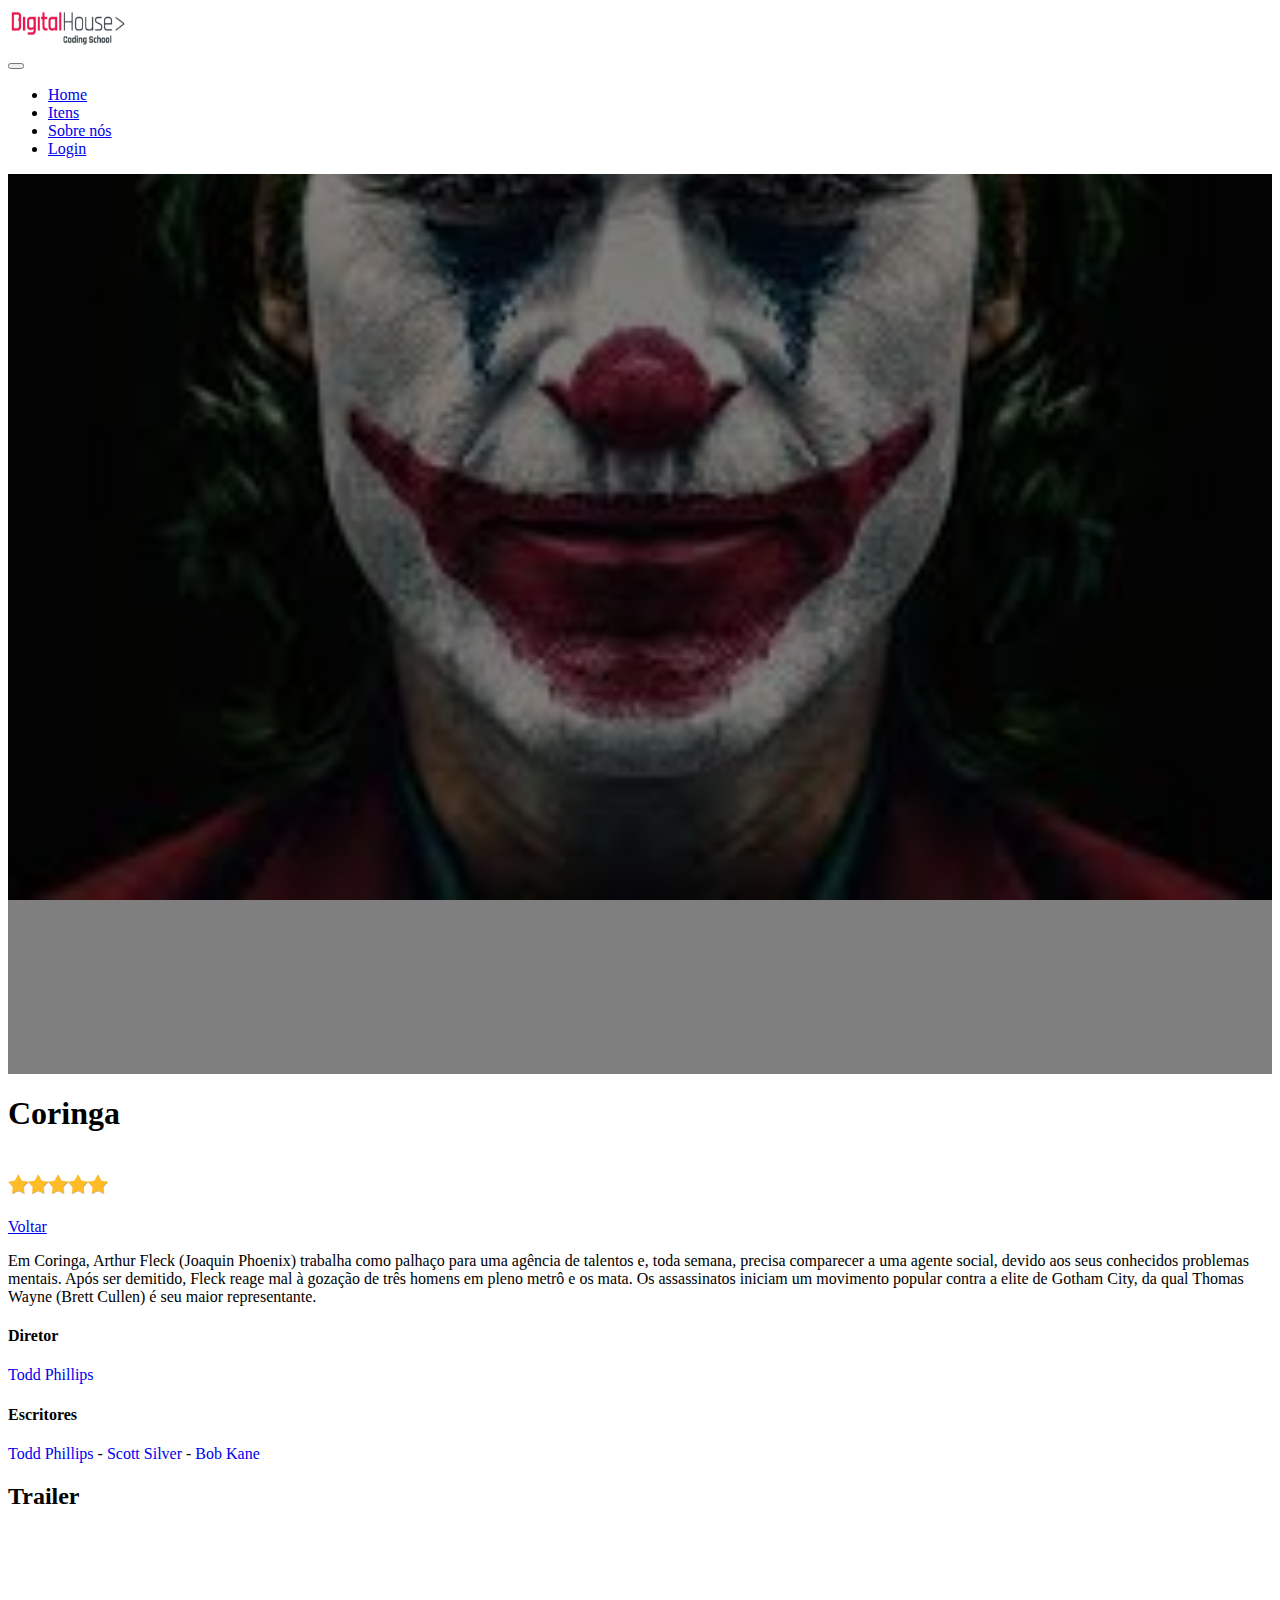
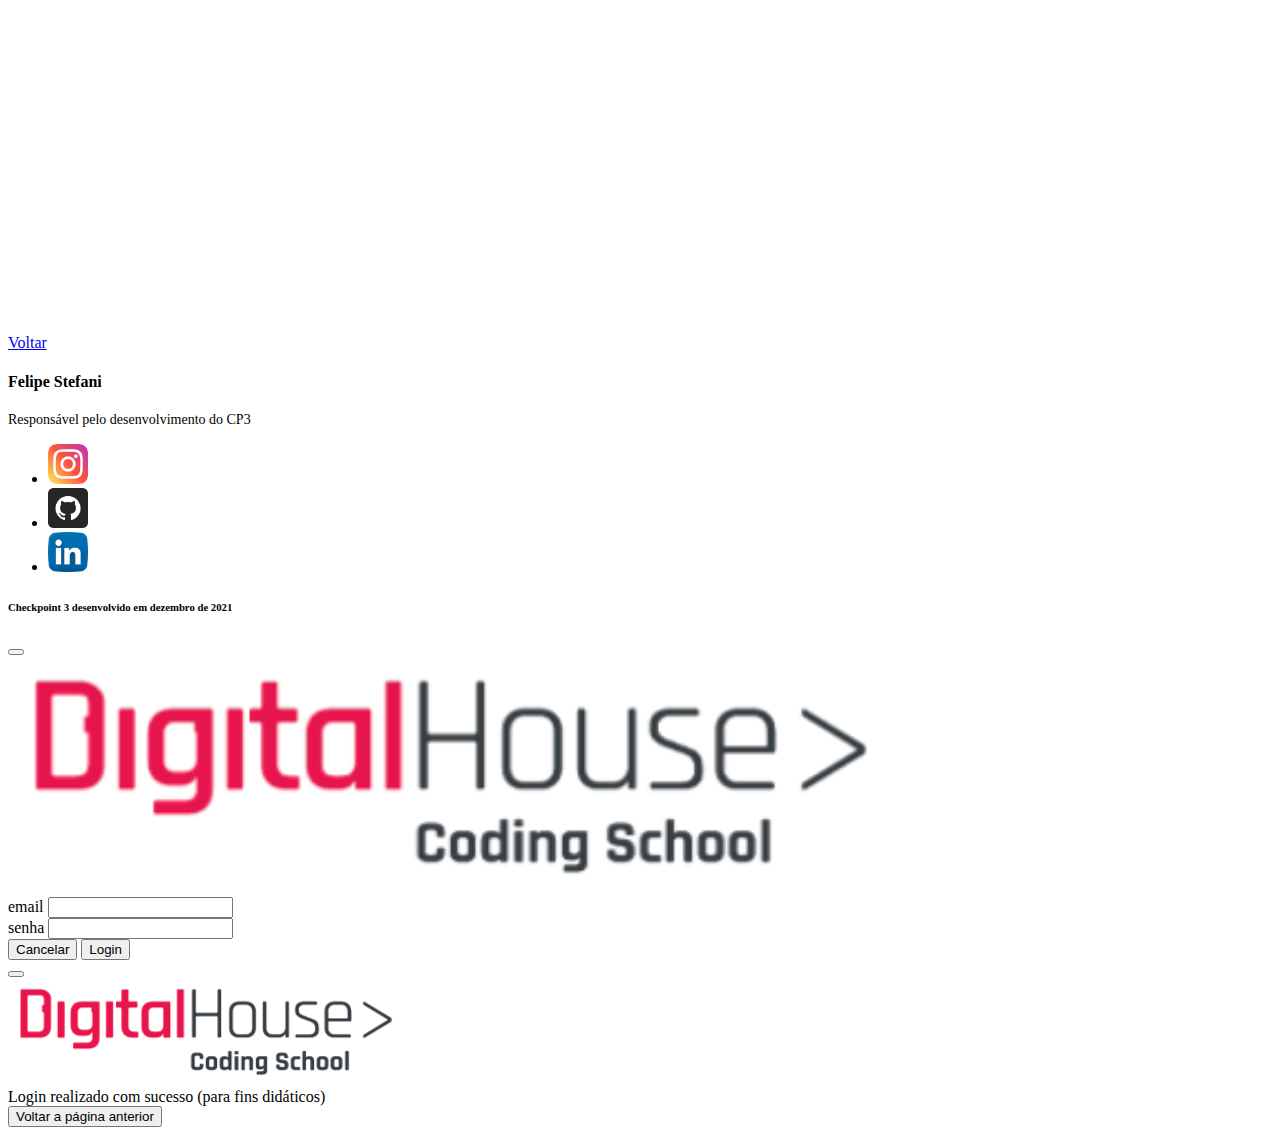
<file: Semestre 1/Front End 1/checkpoint3/sub/coringa.html>
<!DOCTYPE html>
<html lang="pt-br">
<head>
    <meta charset="UTF-8">
    <meta http-equiv="X-UA-Compatible" content="IE=edge">
    <meta name="viewport" content="width=device-width, initial-scale=1.0">
    <title>DH Flix | Coringa</title>
    <link href="https://cdn.jsdelivr.net/npm/bootstrap@5.1.3/dist/css/bootstrap.min.css" rel="stylesheet" integrity="sha384-1BmE4kWBq78iYhFldvKuhfTAU6auU8tT94WrHftjDbrCEXSU1oBoqyl2QvZ6jIW3" crossorigin="anonymous">
</head>
<body style="min-width: 320px;">
    <header class="sticky sticky-top bg-white">
        <div class="px-3">
            <nav class="navbar navbar-expand-sm navbar-light bg-white" style="min-width: 250px;">
                <a class="navbar-brand" href="../index.html"><img src="../image/logo.png" alt="Logotipo Digital House" width="120px" height="40px"></a>
                <div class="navbar-nav ms-auto">
                    <button class="navbar-toggler" type="button" data-bs-toggle="collapse" data-bs-target="#navbarSupportedContent" aria-controls="navbarSupportedContent" aria-expanded="false" aria-label="Toggle navigation">
                        <span class="navbar-toggler-icon"></span>
                    </button>
                    <div class="collapse navbar-collapse" id="navbarSupportedContent">
                        <ul class="navbar-nav me-auto mb-2 mb-lg-0">
                            <li class="nav-item">
                                <a class="nav-link" aria-current="page" href="../index.html">Home</a>
                            </li>
                            <li class="nav-item">
                                <a class="nav-link disabled" href="#itens">Itens</a>
                            </li>
                            <li class="nav-item">
                                <a class="nav-link" href="#footer">Sobre nós</a>
                            </li>
                            <li class="nav-item">
                                <a class="nav-link" data-bs-toggle="modal" href="#modalLogin">Login</a>
                            </li>
                        </ul>
                    </div>
                </div>
            </nav>
        </div>
    </header>
    <main>
        <div class="bg-image" style="background-image: url('../image/coringa_banner.jpeg'); height: 100vh; background-attachment: fixed; background-position: center; background-repeat: no-repeat; background-size: cover;">
        <div class="mask pb-5" style="background-color: rgba(0, 0, 0, 0.5); height: 100%;"></div>
    </main>

    <section class="container my-4 py-4">
        <div class="mx-5">
            <div class="d-flex justify-content-between">
                <div >
                    <h1 class="fw-bold m-0">Coringa</h1>
                    <img src="../image/estrelas.png" alt="Avaliação" style="width: 100px; height: 60px;">
                </div>
                <div class="container">
                    <div class="botao d-flex justify-content-end">
                        <a href="../index.html" class="btn btn-primary border-0 rounded-5 p-2" style="width: 25%;">Voltar</a>
                    </div>
                </div>
            </div>
            
            <p class="py-4">
                Em Coringa, Arthur Fleck (Joaquin Phoenix) trabalha como palhaço para uma agência de talentos e, toda semana, precisa comparecer a uma agente social, devido aos seus conhecidos problemas mentais. Após ser demitido, Fleck reage mal à gozação de três homens em pleno metrô e os mata. Os assassinatos iniciam um movimento popular contra a elite de Gotham City, da qual Thomas Wayne (Brett Cullen) é seu maior representante.
            </p>
            <div class="d-flex mt-5">
                <div class="diretor me-5 pe-5">
                    <h4>Diretor</h4>
                    <a href="https://en.wikipedia.org/wiki/Todd_Phillips" target="_blank" style="text-decoration: none;"><p>Todd Phillips</p></a>
                </div>
                <div class="escritores ms-5 ps-5">
                    <h4>Escritores</h4>
                    <p><a href="https://en.wikipedia.org/wiki/Todd_Phillips" target="_blank" style="text-decoration: none;">Todd Phillips</a>  - <a href="https://pt.wikipedia.org/wiki/Scott_Silver" target="_blank" style="text-decoration: none;">Scott Silver</a> - <a href="https://pt.wikipedia.org/wiki/Bob_Kane" target="_blank" style="text-decoration: none;">Bob Kane</a></p>
                </div>
            </div>
            <h2 class="pt-5">Trailer</h2>
            <iframe width="100%" height="400" src="https://www.youtube.com/embed/jfVTJm9NilA" title="YouTube video player" frameborder="0" allow="accelerometer; autoplay; clipboard-write; encrypted-media; gyroscope; picture-in-picture" allowfullscreen></iframe>
            <div class="container">
                <div class="botao d-flex justify-content-center mt-5">
                    <a href="../index.html" class="btn btn-primary border-0 rounded-5 p-2" style="width: 25%;">Voltar</a>
                </div>
            </div>
        </div>
    </section>



    <footer class="d-flex justify-content-center" id="footer">
        <div class="bg-dark w-100 pt-4">
          <div class="d-flex flex-column justify-content-center align-items-center pt-5">
            <h4 class="text-white mb-2" style="--bs-text-opacity: 0.8;">Felipe Stefani</h4>
            <p class="text-secondary mb-3 mt-2" style="font-size: 14px;">Responsável pelo desenvolvimento do CP3</p>
            <div>
              <ul class="d-flex">
                <li class="me-4"><a href="https://www.instagram.com/felipestefani/" target="_blank"><img src="../image/instagram.png" alt="Logo instagram" style="width: 40px; height: 40px;"></a></li>
                <li class="me-4"><a href="https://github.com/felipestefani" target="_blank"><img src="../image/github.png" alt="Logo github" style="width: 40px; height: 40px;"></a></li>
                <li class="me-4"><a href="https://www.linkedin.com/in/felipe-stefani-a35185116/" target="_blank"><img src="../image/linkedin.png" alt="Logo linkedin" style="width: 40px; height: 40px;"></a></li>
              </ul>
            </div>
            <h6 class="text-secondary mt-3 mb-5 pb-3">Checkpoint 3 desenvolvido em dezembro de 2021</h6>
          </div>
        </div>
      </footer>

      <div class="modal fade" id="modalLogin" aria-hidden="true" aria-labelledby="exampleModalToggleLabel" tabindex="-1">
      <div class="modal-dialog modal-dialog-centered">
        <div class="modal-content">
          <div class="d-flex align-items-end justify-content-end">
            <button type="button" class="btn-close mt-3 me-3" data-bs-dismiss="modal" aria-label="Close"></button>
          </div>
          <div class=" container modal-header d-flex justify-content-center align-items-center">
            <div class="d-flex justify-content-center align-items-center">
              <img src="../image/logo.png" style="width: 70%;justify-self: center;" alt="logo Digital House">
            </div>
            
          </div>
          <div class="modal-body">
            <form>
              <div class="mb-3">
                <label for="email" class="col-form-label">email</label>
                <input type="email" class="form-control" id="email">
              </div>
              <div class="mb-3">
                <label for="senha" class="col-form-label">senha</label>
                <input type="senha" class="form-control" id="senha">
              </div>
            </form>
          </div>
          <div class="modal-footer">
            <button class="btn btn-secondary" data-bs-dismiss="modal" aria-label="Close">Cancelar</button>
            <button class="btn btn-primary" data-bs-target="#confirm" data-bs-toggle="modal">Login</button>
          </div>
        </div>
      </div>
    </div>
    <div class="modal fade" id="confirm" aria-hidden="true" aria-labelledby="exampleModalToggleLabel2" tabindex="-1">
      <div class="modal-dialog modal-dialog-centered">
        <div class="modal-content">
          <div class="d-flex align-items-end justify-content-end">
            <button type="button" class="btn-close mt-3 me-3" data-bs-dismiss="modal" aria-label="Close"></button>
          </div>
          <div class=" container modal-header d-flex justify-content-center">
            <div>
              <img class="" src="../image/logo.png" alt="Logo Digiral House">
            </div>
          </div>
          <div class="modal-body text-center">
            Login realizado com sucesso (para fins didáticos)
          </div>
          <div class="modal-footer">
            <button class="btn btn-primary" data-bs-target="#modalLogin" data-bs-toggle="modal">Voltar a página anterior</button>
          </div>
        </div>
      </div>
    </div>
    <script src="https://cdn.jsdelivr.net/npm/bootstrap@5.1.3/dist/js/bootstrap.bundle.min.js" integrity="sha384-ka7Sk0Gln4gmtz2MlQnikT1wXgYsOg+OMhuP+IlRH9sENBO0LRn5q+8nbTov4+1p" crossorigin="anonymous"></script>
</body>
</html>
</file>
<file: Semestre 1/Front End 1/checkpoint1/felipeSite/css/style.css>
@import url('https://fonts.googleapis.com/css2?family=Bodoni+Moda&display=swap');
@import url('https://fonts.googleapis.com/css2?family=Roboto:wght@300&display=swap');

* {
    margin: 0px;
    border: 0px;
    box-sizing: border-box;
}

body{
    background-image: url("../img/img.webp"); 
    background-size: cover;
}

.brasao {
    position: relative;
    width: 80px;
    height: 60px;
    top:10px;
    left:10px;
}

header{
    padding: 15px 0px;
}

h1{
    font-family: 'Bodoni Moda', "Roboto", serif;
    height: auto;
    font-size: 84px;  
    color: #001540;
    text-align: center; 
}

main{
    position: relative;
    width: 100%;
    height: auto;
    text-align: center;
    padding: 0px 0px 40px 0px;
}

p{
    display: inline-block;
    width: 50%;
    font-family: 'roboto';
    font-size: 25px;
    color: #3E4D04;
}

.video{
    display: flex;
    justify-content: center;
}

.video-ubatuba {
    width: 1280px;
    height: 720px;
    margin: 20px;
    padding: 20px;
}

h2 {
    text-align: center;
    margin: 20px 0 0;
    font-family: "Bodoni Moda";
    font-size: 56px;
    color: #001540;
}

body > ul{
    position: relative;
    width: 100%;
    text-align: center;
    margin: 0 0 80px 0;
}

li {
    font-size: 20px;
    font-family: 'roboto';
    color: #3E4D04;
}

.texto{
    width: 100%;
    text-align: center;
    font-size: 17px;
    font-family: 'roboto';
    color: #3E4D04; 
    font-weight: bold;
    margin: 10px 0 0;
}

div > ul {
    margin: 20px 0;
    width: 100%;
    text-align: center;
    padding: 0;
}

.lista-curiosidades{
    width: 60%;
    margin: 20px auto 50px;
}

.curiosidade {
    list-style-type: square;
    width: 100%;
    text-align: justify;
}


.logo-rede{
    display: inline;
    margin: 10px;
}

.logo{
    width: 60px;
    height: 60px;
}

footer {
    position: relative;
    bottom: 0px;
    font-family: "Roboto", sans-serif;
    font-size: 15px;
    color: #ffffff;
    background-color: #001540;
    width: 100%;
    height: 60px;
    margin: 100px 0 0 0;
}

.copyp{
    position: absolute;
    color: white;
    font-size: 15px;
    top: 50%;
    left: 50%;
    transform: translate(-50%,-50%);
    text-align: center;
}
</file>
<file: Semestre 1/Front End 1/checkpoint2/leGastro/css/style.css>
@import url('https://fonts.googleapis.com/css2?family=Alex+Brush&family=Bad+Script&family=Pinyon+Script&family=Roboto+Condensed&family=Signika:wght@300&display=swap');

* {
    box-sizing: border-box;
    margin: 0;
    font-family: 'Signika'; 
    font-size: 16px;
}

body {
    margin: 0 0px 0px 0px;
    background-image: url('../img/fundo1.jpeg');
    background-size: cover;
    display: grid;
    grid-template-columns: repeat(12, 1fr);
    min-width: 710px;
}

header {
    background-image: url('../img/restaurante.webp');
    background-size: 100% 800px;
    opacity: 100%;
    grid-column: 1 /span 12;
    height: 700px;
    min-width: 600px;
}

nav {
    margin-top: 105px;
    font-weight: bolder;
    color: #f38422;
    display: grid;
    grid-template-columns: repeat(5, 1fr);
    justify-content: center ;
    align-items: center;
    min-width: 900px;
}

.logo{
    grid-column: 1;
    min-width: 130px;
    display: flex;
    justify-content: center;
}

.img-logo {
    margin-left: 100px;
    width: 130px;
    height: 26px;
}

.menu{
    padding: 0;
    gap: 20px;
    list-style: none;
    grid-column: 2/span 3;
    display: flex;
    justify-content: center;
    min-width: 260px;
    font-size: 18px;
}

a{
    text-decoration: none;
    font-size: 18px;
    color: #f38422;
}

.telefone {
    grid-column: 5;
    text-decoration: none;
    color: #f38422;
    margin-right: 100px;
    display: flex;
    justify-content: center;
    min-width: 140px;
    font-size: 18px;
}

h1 {
    font-family: 'Pinyon Script';
    margin: 160px 0 240px 0;
    padding: 20px 0;
    font-size: 200px;
    color: #f38422;
    text-align: center;
    line-height: 200px;
    min-width: 760px;
}

.reservar-header {
    margin-top: -250px;
    text-align: center;
    transition: 0.5s;
}

.reservar-header:hover{
    transform: scale(1.3);
}

.botao-reservar-header {
    width: 200px;
    height: 60px;
    font-size: 24px;
    color: #f38422;
}

main {
    margin-top: -40px;
    grid-column: 1/span 12 ;
}

.secao {
    width: 100%;
    height: 600px;
    display: grid;
    grid-template: repeat(12, 60px) / repeat(24,1fr);
    margin-bottom: 40px;
}

.secao-3 {
    margin-top: 120px;
    margin-bottom: 140px ;
}

.quadrado1 {
    width: 240px;
    height: 300px;
    border-radius: 25px; 
    background-color: brown;
    grid-row: 6/span 3;
    grid-column: 5/span 3;
}

.comida1 {

    width: 240px;
    height: 300px;
    border-radius: 25px;
    grid-row: 7/span 3;
    grid-column: 6/span 3;
    transition: 1s;
}

.comida1:hover {
    transform: translate(200px) scale(2);
}

.esquerda {
    grid-row: 7/ span 5;
    grid-column: 15/span 6;
    min-width: 310px;
}

.direita {
    grid-row: 7 / span 4;
    grid-column: 5/span 6;
    min-width: 310px;
}

.tc3 {
    grid-row: 4/ span 3;
}

.titulo-comida {
    margin: 20px 0 15px 0;
    min-width: 350px;
}

.quadrado2 {
    width: 360px;
    height: 220px;
    background-color: brown;
    grid-row: 6/span 4;
    grid-column: 16/span 3;
    border-radius: 25px;  
}

.comida2 {
    width: 360px;
    height: 220px;
    border-radius: 25px;
    grid-row: 7/span 4;
    grid-column: 15/span 3;
    transition: 1s;
}

.comida2:hover {
    transform: translate(-200px) scale(2);
}

.quadrado3 {
    width: 300px;
    height: 240px;
    background-color: brown;
    grid-row: 4/span 3;
    grid-column: 5/span 3;
    border-radius: 25px;  
}

.sobremesa {
    width: 300px;
    height: 240px;
    border-radius: 25px;
    grid-row: 5/span 3;
    grid-column: 6/span 3;
    transition: 1s;
}

.sobremesa:hover {
    transform: translate(200px) scale(2);
}

h2 {
    font-family: 'Pinyon Script';
    font-size: 40px;
    color: #bd5b05;
    line-height: 40px;
}

p {
    font-size: 18px;
    color: #552902; 
}

.formulario {
    width: 600px;
    padding: 40px;
    margin: 0 auto;
    border-radius: 25px;
    display: flex;
    flex-direction: column;
    align-items: center;
    background-color: brown;

}

.form-title {
    color: #442000; 
    width: 500px;
    text-align: center;
}

form {
    width: 400px;
    padding: 30px;
}

fieldset {
    border-radius: 25px;
    border-width: 1px;
    border-color: rgba(224, 105, 7, 0.452);
    padding: 20px;
}

label {
    font-size: 18px;
}

select {
    width: 300px;
    margin-bottom: 20px;
    font-size: 18px;
}


.non-radio {
    line-height: 25px;
    width: 300px;
    margin-bottom: 25px;
    border-radius: 6px;
    box-shadow: 2px 3px rgba(224, 105, 7, 0.452);;
    border: 0px;
}

input:hover {
    transform: scale(1.1);
}

input:focus {
    line-height: 30px;
    outline: none;
    box-shadow:  2px 2px 2px 2px rgb(253, 224, 62);
}

.pesquisa-preferencia {
    margin-bottom: 25px;
}

#pesquisa {
    color: #000;
    margin-bottom: 3px;
}

.check-button {
    margin-left: 20px;
    margin-bottom: 10px;
}

#maior-de-idade{
    font-size: 18px;
    color: #000; 
    margin: 10px 0 5px 0;
}

.maioridade {
    margin-bottom: 25px;
}

.radio-button {
    margin-left: 20px;
}

.radio-label {
    margin: 0 10px 0 5px;
}

.botoes {
    display: flex;
    justify-content: center;
}

button{
    width: 100px;
    height: 30px;
    border: none;
    border-radius: 8px;
    box-shadow: 2px 2px rgba(224, 105, 7, 0.452);;
    background-color: rgb(253, 200, 121);
    margin: 5px 10px;
    text-align: center;
    transition: 0.5s;
}

button:hover {
    transform: scale(1.1);
}

button:active {
    transition: 0s;
    border-top:2px solid #442000 ;
    border-radius: 8px;
    border-left: 2px solid #442000;
}

.botao-reset {
    width: 100px;
    height: 30px;
    border: none;
    border-top: 5px darkblue;
    border-radius: 8px;
    box-shadow: 2px 2px rgba(224, 105, 7, 0.452);
    background-color: rgb(255, 169, 9);
    margin: 5px 10px;
    text-align: center;
    transition: 0.5s;
}

.botao-reset:hover {
    transform: scale(1.1); 
}

.botao-reset:active {
    transition: 0s;
    border-top:2px solid #442000 ;
    border-radius: 8px;
    border-left: 2px solid #442000;
}

footer{
    grid-column: 1/span 12;
    background-color: rgb(44, 30, 2);
    display: grid;
    grid-template-columns: repeat(6,1fr);
    color: white;
    margin: 100px 0 0 0;
    width: 100%;
    height: 400px;
}

.logo-descricao{
    margin-top: 50px;
    grid-column: 1;
    display: flex;
    flex-direction: column;
}

.logo-rodape {
    height: 26px;
}

.img-logo-rodape {
    margin-left: 50px;
    width: 130px;
    height: 26px; 
}

.texto-descricao {
    margin-top: 20px;
    margin-left: 50px;
    text-align: left;
    width: 150px;
    color: rgb(231, 194, 29);
    font-size: 16px;
}

.menu-rodape {
    grid-column: 2;
    display: flex;
    flex-direction: column;
    align-items: left;
}

h4 {
    margin-top: 50px;
    border-bottom: 2px solid #bd5b05;
    width: 120px;
}

.lista-rodape {
    list-style: none;
    margin: 0;
    padding: 0;
    margin-top: 10px;
    justify-content: left;
}

.li-rodape {
    padding: 2px 0;
}

.logos-redes {
    display: inline-flex;
    margin-right: 20px;
}

.item-rodape {
    color: white;
    display: inline-flex;
    text-decoration: none;
}

.servicos-rodape {
    grid-column: 3;
    display: flex;
    flex-direction: column;
    align-items: left;
}

.contatos-rodape {
    grid-column: 4;
    display: flex;
    flex-direction: column;
    align-items: left;
}

.nossas-redes-rodape {
    grid-column: 5;
    display: flex;
    flex-direction: column;
    align-items: left;
    margin-left: 30px;
}

.logo-rede {
    width: 40px;
    height: 40px;
}

.direitos {
    grid-column: 1/span 12;
    text-align: center;
    color: white;
}
</file>
